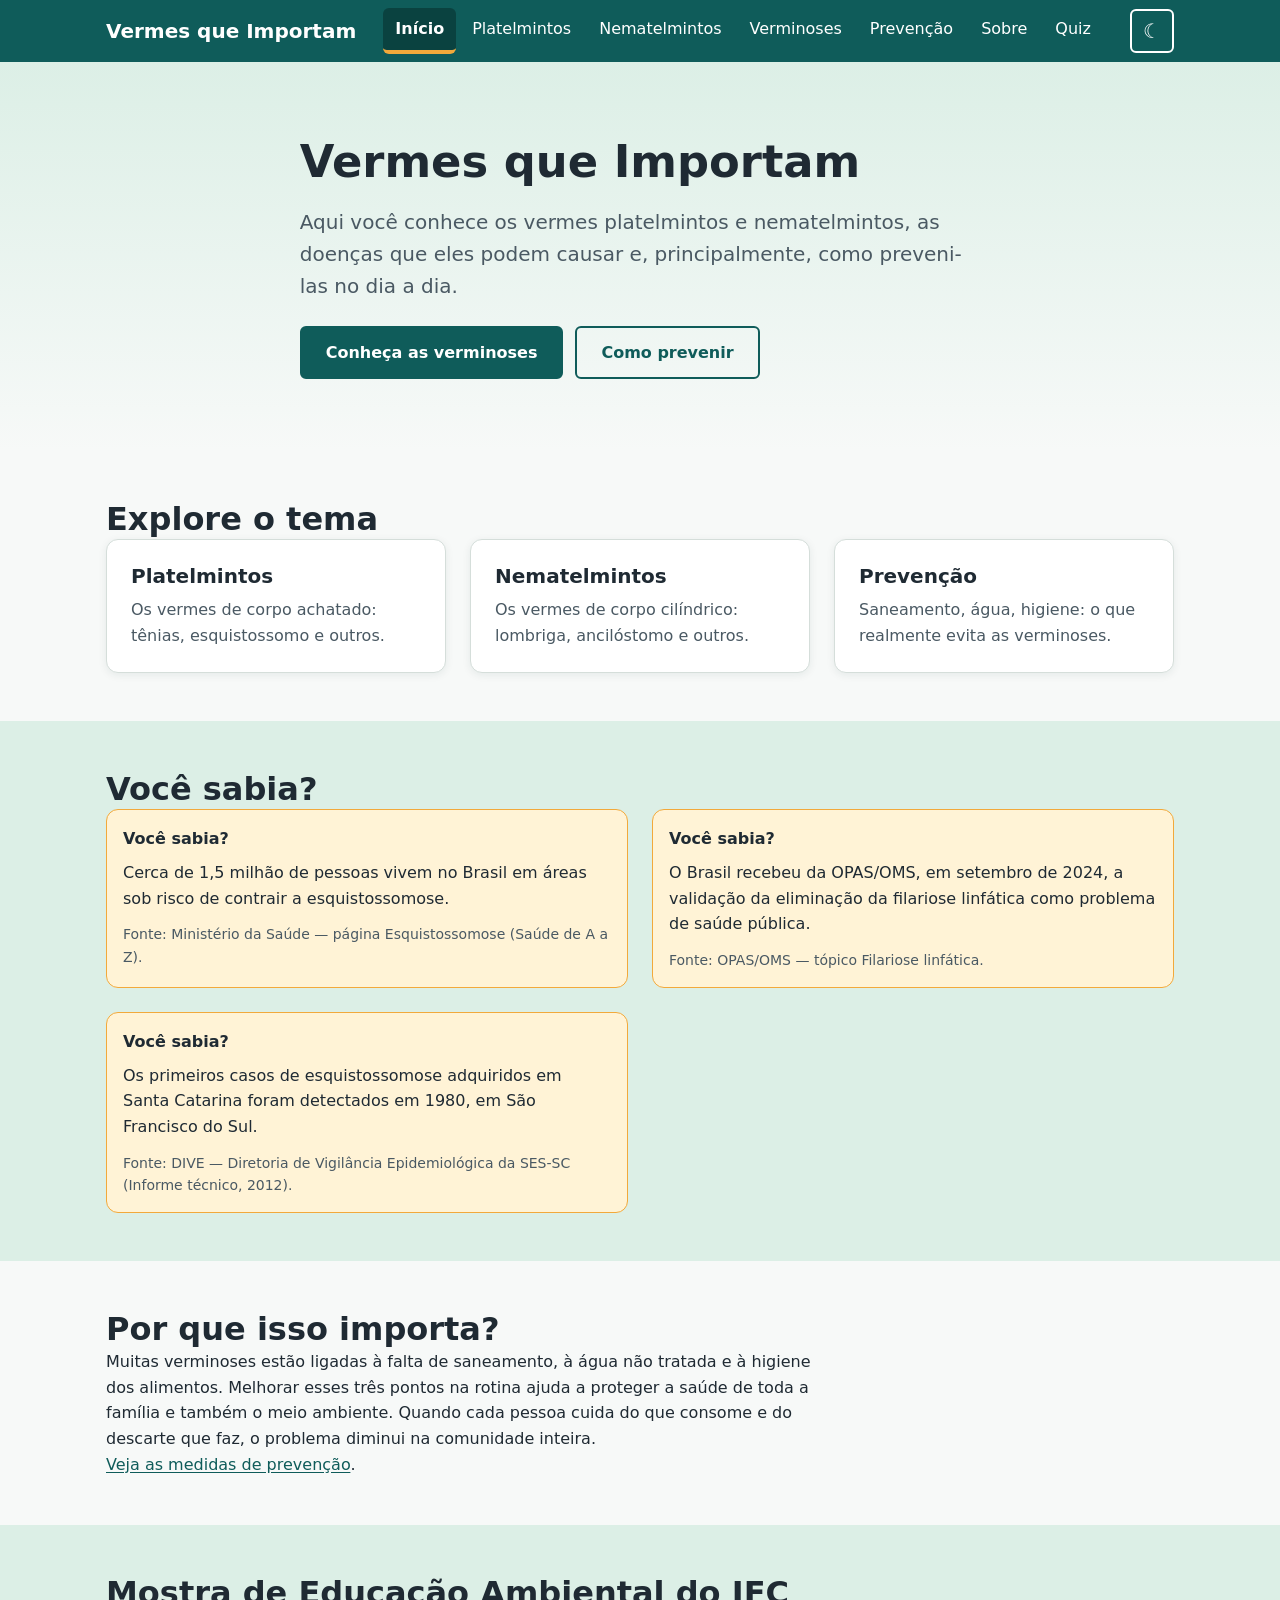
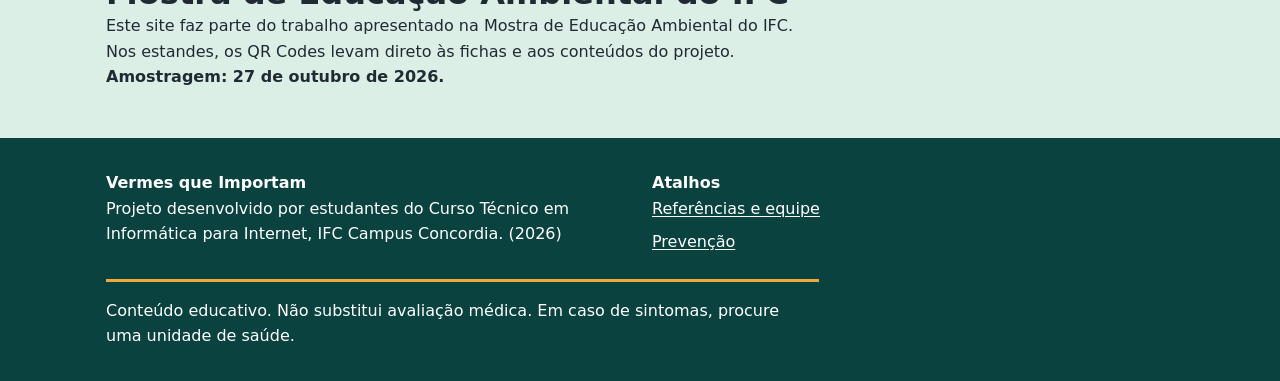
<file: index.html>
<!DOCTYPE html>
<html lang="pt-BR">
<head>
  <meta charset="utf-8">
  <meta name="viewport" content="width=device-width, initial-scale=1">
  <title>Início | Vermes que Importam</title>
  <meta name="description" content="Site educativo sobre platelmintos, nematelmintos, as verminoses que causam e como preveni-las.">
  <meta name="theme-color" content="#0F5C5A">
  <link rel="icon" href="assets/img/logo/favicon.svg" type="image/svg+xml">
  <!-- A_PREENCHER: trocar o ícone provisório pelo logo definitivo da equipe -->
  <link rel="stylesheet" href="assets/css/tokens.css">
  <link rel="stylesheet" href="assets/css/base.css">
  <link rel="stylesheet" href="assets/css/layout.css">
  <link rel="stylesheet" href="assets/css/components.css">
  <script src="assets/js/tema.js"></script>
</head>
<body>
  <a class="pular-conteudo" href="#conteudo">Pular para o conteúdo</a>

  <div id="cabecalho">
    <noscript>
      <nav aria-label="Principal">
        <ul>
          <li><a href="index.html">Início</a></li>
          <li><a href="platelmintos.html">Platelmintos</a></li>
          <li><a href="nematelmintos.html">Nematelmintos</a></li>
          <li><a href="verminoses.html">Verminoses</a></li>
          <li><a href="prevencao.html">Prevenção</a></li>
          <li><a href="sobre.html">Sobre</a></li>
          <li><a href="quiz.html">Quiz</a></li>
        </ul>
      </nav>
    </noscript>
  </div>

  <main id="conteudo" tabindex="-1">
    <section class="hero">
      <div class="container hero__conteudo">
        <h1 class="hero__titulo">Vermes que Importam</h1>
        <p class="hero__subtitulo">Aqui você conhece os vermes platelmintos e nematelmintos, as doenças que eles podem causar e, principalmente, como preveni-las no dia a dia.</p>
        <div class="hero__acoes">
          <a class="botao" href="verminoses.html">Conheça as verminoses</a>
          <a class="botao botao--secundario" href="prevencao.html">Como prevenir</a>
        </div>
      </div>
    </section>

    <section class="secao" aria-labelledby="titulo-explorar">
      <div class="container">
        <h2 id="titulo-explorar">Explore o tema</h2>
        <div class="grade grade--3">
          <a class="card" href="platelmintos.html">
            <h3 class="card__titulo">Platelmintos</h3>
            <p class="card__texto">Os vermes de corpo achatado: tênias, esquistossomo e outros.</p>
          </a>
          <a class="card" href="nematelmintos.html">
            <h3 class="card__titulo">Nematelmintos</h3>
            <p class="card__texto">Os vermes de corpo cilíndrico: lombriga, ancilóstomo e outros.</p>
          </a>
          <a class="card" href="prevencao.html">
            <h3 class="card__titulo">Prevenção</h3>
            <p class="card__texto">Saneamento, água, higiene: o que realmente evita as verminoses.</p>
          </a>
        </div>
      </div>
    </section>

    <section class="secao secao--apoio" aria-labelledby="titulo-sabia">
      <div class="container">
        <h2 id="titulo-sabia">Você sabia?</h2>
        <!-- Fontes verificadas: Ministério da Saúde, OPAS/OMS e DIVE/SES-SC. -->
        <div class="grade">
          <div class="destaque-curiosidade">
            <strong class="destaque-curiosidade__titulo">Você sabia?</strong>
            <p>Cerca de 1,5 milhão de pessoas vivem no Brasil em áreas sob risco de contrair a esquistossomose.</p>
            <p class="fonte-nota">Fonte: Ministério da Saúde — página Esquistossomose (Saúde de A a Z).</p>
          </div>
          <div class="destaque-curiosidade">
            <strong class="destaque-curiosidade__titulo">Você sabia?</strong>
            <p>O Brasil recebeu da OPAS/OMS, em setembro de 2024, a validação da eliminação da filariose linfática como problema de saúde pública.</p>
            <p class="fonte-nota">Fonte: OPAS/OMS — tópico Filariose linfática.</p>
          </div>
          <div class="destaque-curiosidade">
            <strong class="destaque-curiosidade__titulo">Você sabia?</strong>
            <p>Os primeiros casos de esquistossomose adquiridos em Santa Catarina foram detectados em 1980, em São Francisco do Sul.</p>
            <p class="fonte-nota">Fonte: DIVE — Diretoria de Vigilância Epidemiológica da SES-SC (Informe técnico, 2012).</p>
          </div>
        </div>
      </div>
    </section>

    <section class="secao" aria-labelledby="titulo-importa">
      <div class="container">
        <h2 id="titulo-importa">Por que isso importa?</h2>
        <p>Muitas verminoses estão ligadas à falta de saneamento, à água não tratada e à higiene dos alimentos. Melhorar esses três pontos na rotina ajuda a proteger a saúde de toda a família e também o meio ambiente. Quando cada pessoa cuida do que consome e do descarte que faz, o problema diminui na comunidade inteira.</p>
        <p><a href="prevencao.html">Veja as medidas de prevenção</a>.</p>
      </div>
    </section>

    <section class="secao secao--apoio" aria-labelledby="titulo-mostra">
      <div class="container">
        <h2 id="titulo-mostra">Mostra de Educação Ambiental do IFC</h2>
        <p>Este site faz parte do trabalho apresentado na Mostra de Educação Ambiental do IFC. Nos estandes, os QR Codes levam direto às fichas e aos conteúdos do projeto.</p>
        <p><strong>Amostragem: 27 de outubro de 2026.</strong></p>
      </div>
    </section>

    <!-- Fase 2: chamada para o quiz -->
  </main>

  <div id="rodape"></div>

  <script src="assets/js/main.js" defer></script>
</body>
</html>
</file>
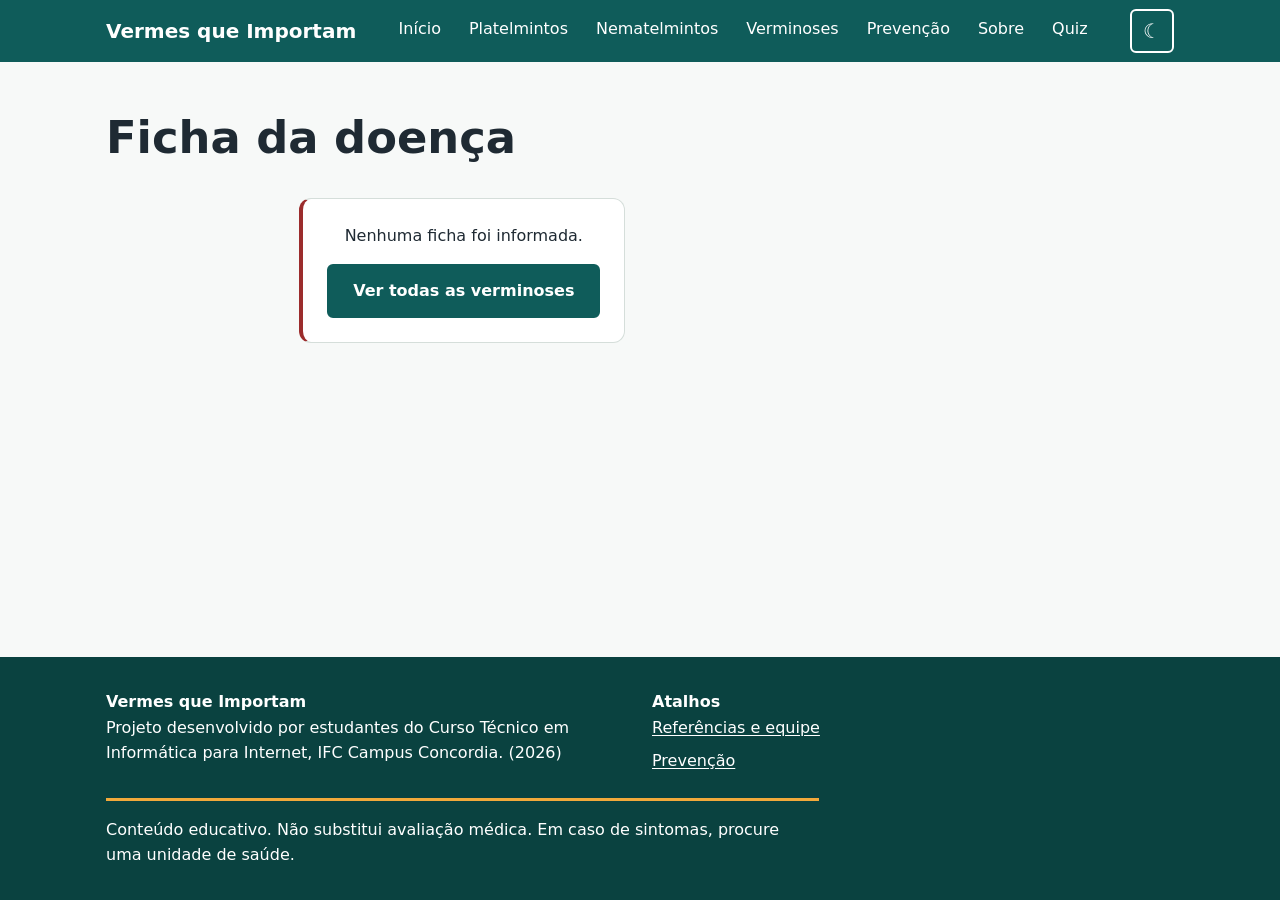
<file: doenca.html>
<!DOCTYPE html>
<html lang="pt-BR">
<head>
  <meta charset="utf-8">
  <meta name="viewport" content="width=device-width, initial-scale=1">
  <title>Ficha da doença | Vermes que Importam</title>
  <meta name="description" content="Ficha informativa sobre uma verminose: agente, transmissão, sintomas e prevenção.">
  <meta name="theme-color" content="#0F5C5A">
  <link rel="icon" href="assets/img/logo/favicon.svg" type="image/svg+xml">
  <!-- A_PREENCHER: trocar o ícone provisório pelo logo definitivo da equipe -->
  <link rel="stylesheet" href="assets/css/tokens.css">
  <link rel="stylesheet" href="assets/css/base.css">
  <link rel="stylesheet" href="assets/css/layout.css">
  <link rel="stylesheet" href="assets/css/components.css">
  <script src="assets/js/tema.js"></script>
</head>
<body>
  <a class="pular-conteudo" href="#conteudo">Pular para o conteúdo</a>

  <div id="cabecalho">
    <noscript>
      <nav aria-label="Principal">
        <ul>
          <li><a href="index.html">Início</a></li>
          <li><a href="platelmintos.html">Platelmintos</a></li>
          <li><a href="nematelmintos.html">Nematelmintos</a></li>
          <li><a href="verminoses.html">Verminoses</a></li>
          <li><a href="prevencao.html">Prevenção</a></li>
          <li><a href="sobre.html">Sobre</a></li>
          <li><a href="quiz.html">Quiz</a></li>
        </ul>
      </nav>
    </noscript>
  </div>

  <main id="conteudo" tabindex="-1">
    <noscript>
      <div class="estado-mensagem estado-mensagem--erro" role="alert">
        <p>Esta página precisa de JavaScript para mostrar o conteúdo.</p>
        <a class="botao" href="index.html">Voltar ao início</a>
      </div>
    </noscript>

    <section class="secao">
      <div class="container">
        <div id="ficha" class="ficha">
          <h1 id="ficha-titulo" tabindex="-1">Ficha da doença</h1>
          <p class="estado-mensagem" role="status">Carregando...</p>
        </div>
      </div>
    </section>
  </main>

  <div id="rodape"></div>

  <script src="assets/js/utils.js" defer></script>
  <script src="assets/js/main.js" defer></script>
  <script src="assets/js/doenca.js" defer></script>
</body>
</html>
</file>
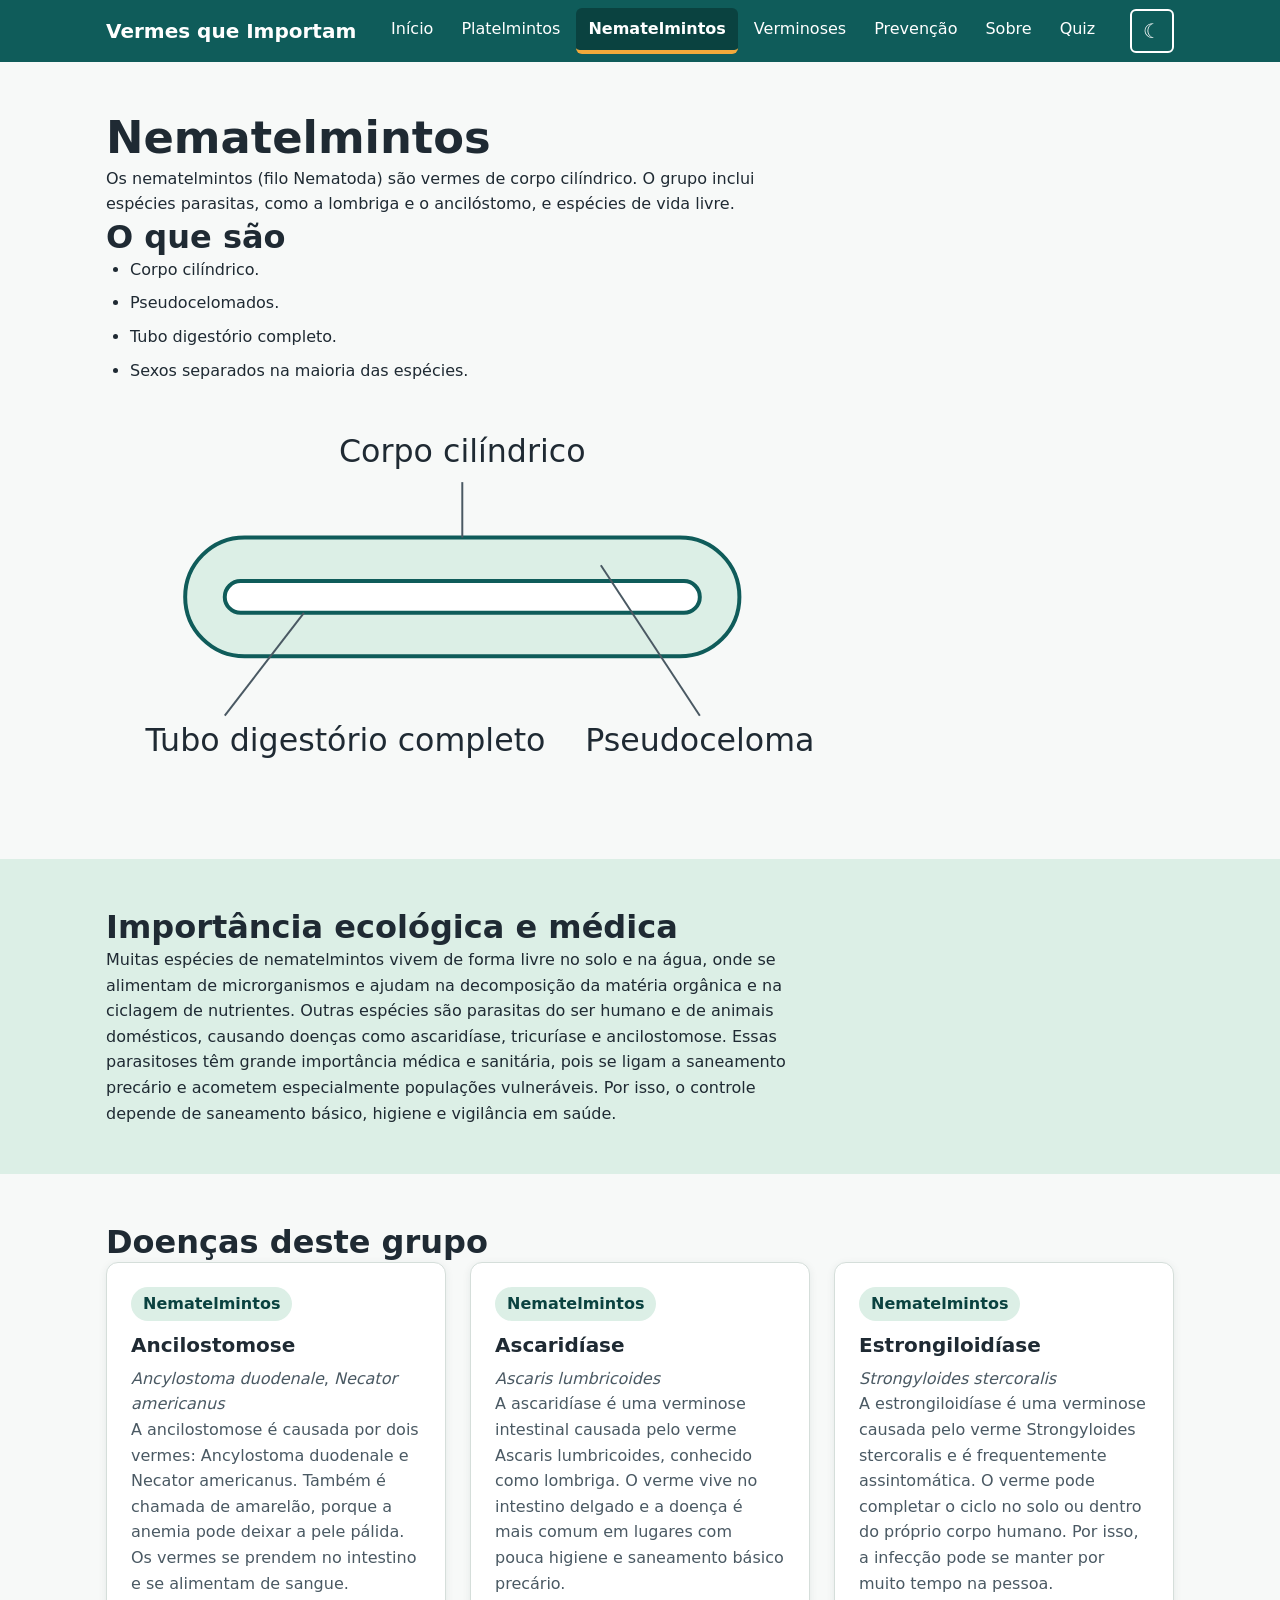
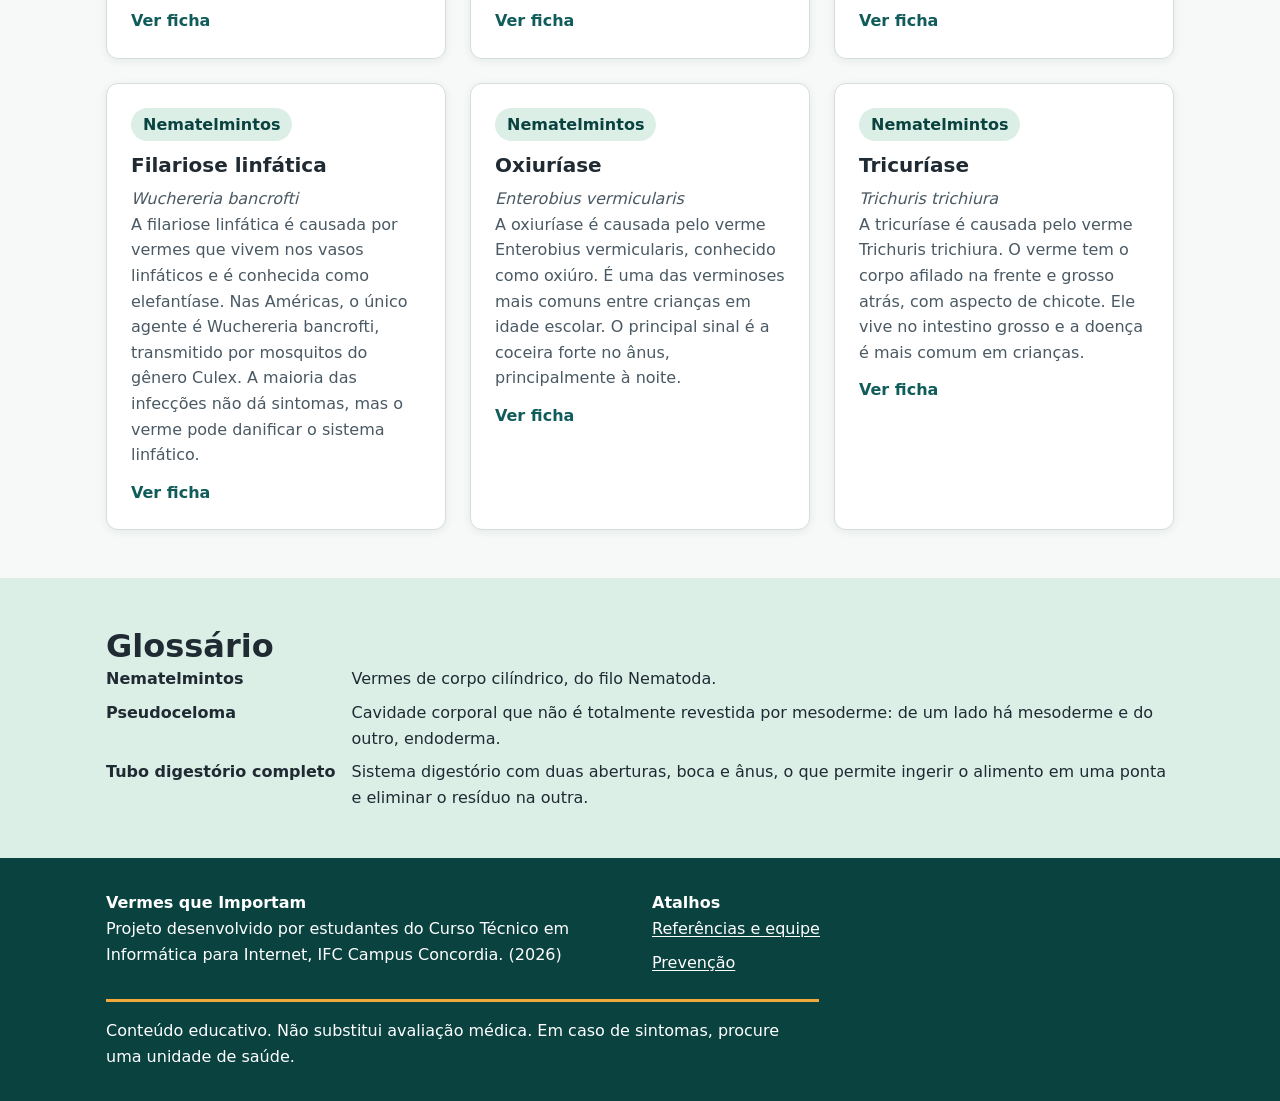
<file: nematelmintos.html>
<!DOCTYPE html>
<html lang="pt-BR">
<head>
  <meta charset="utf-8">
  <meta name="viewport" content="width=device-width, initial-scale=1">
  <title>Nematelmintos | Vermes que Importam</title>
  <meta name="description" content="Os vermes de corpo cilíndrico do filo Nematoda: o que são, importância e as doenças ligadas ao grupo.">
  <meta name="theme-color" content="#0F5C5A">
  <link rel="icon" href="assets/img/logo/favicon.svg" type="image/svg+xml">
  <!-- A_PREENCHER: trocar o ícone provisório pelo logo definitivo da equipe -->
  <link rel="stylesheet" href="assets/css/tokens.css">
  <link rel="stylesheet" href="assets/css/base.css">
  <link rel="stylesheet" href="assets/css/layout.css">
  <link rel="stylesheet" href="assets/css/components.css">
  <script src="assets/js/tema.js"></script>
</head>
<body>
  <a class="pular-conteudo" href="#conteudo">Pular para o conteúdo</a>

  <div id="cabecalho">
    <noscript>
      <nav aria-label="Principal">
        <ul>
          <li><a href="index.html">Início</a></li>
          <li><a href="platelmintos.html">Platelmintos</a></li>
          <li><a href="nematelmintos.html">Nematelmintos</a></li>
          <li><a href="verminoses.html">Verminoses</a></li>
          <li><a href="prevencao.html">Prevenção</a></li>
          <li><a href="sobre.html">Sobre</a></li>
          <li><a href="quiz.html">Quiz</a></li>
        </ul>
      </nav>
    </noscript>
  </div>

  <main id="conteudo" tabindex="-1">
    <noscript>
      <div class="estado-mensagem estado-mensagem--erro" role="alert">
        <p>Esta página precisa de JavaScript para mostrar a lista de doenças.</p>
        <a class="botao" href="index.html">Voltar ao início</a>
      </div>
    </noscript>

    <section class="secao">
      <div class="container">
        <h1>Nematelmintos</h1>
        <p>Os nematelmintos (filo Nematoda) são vermes de corpo cilíndrico. O grupo inclui espécies parasitas, como a lombriga e o ancilóstomo, e espécies de vida livre.</p>

        <h2>O que são</h2>
        <ul class="lista-topicos">
          <li>Corpo cilíndrico.</li>
          <li>Pseudocelomados.</li>
          <li>Tubo digestório completo.</li>
          <li>Sexos separados na maioria das espécies.</li>
        </ul>

        <svg class="esquema-corpo" viewBox="0 0 360 200" role="img" aria-labelledby="esq-nema-titulo esq-nema-desc">
          <title id="esq-nema-titulo">Esquema do corpo dos nematelmintos</title>
          <desc id="esq-nema-desc">Desenho simplificado de um verme de corpo cilíndrico, com o tubo digestório desenhado no interior e os rótulos corpo cilíndrico, pseudoceloma e tubo digestório completo.</desc>
          <rect class="forma" x="40" y="70" width="280" height="60" rx="30"></rect>
          <rect class="forma-interna" x="60" y="92" width="240" height="16" rx="8"></rect>
          <line class="guia" x1="180" y1="70" x2="180" y2="42"></line>
          <text x="180" y="32" text-anchor="middle">Corpo cilíndrico</text>
          <line class="guia" x1="250" y1="84" x2="300" y2="160"></line>
          <text x="300" y="178" text-anchor="middle">Pseudoceloma</text>
          <line class="guia" x1="100" y1="108" x2="60" y2="160"></line>
          <text x="20" y="178" text-anchor="start">Tubo digestório completo</text>
        </svg>
      </div>
    </section>

    <section class="secao secao--apoio" aria-labelledby="titulo-importancia">
      <div class="container">
        <h2 id="titulo-importancia">Importância ecológica e médica</h2>
        <!-- Fontes: Embrapa Cerrados (2007), Ministério da Saúde (Geo-Helmintíase) e Fiocruz Minas. -->
        <p>Muitas espécies de nematelmintos vivem de forma livre no solo e na água, onde se alimentam de microrganismos e ajudam na decomposição da matéria orgânica e na ciclagem de nutrientes. Outras espécies são parasitas do ser humano e de animais domésticos, causando doenças como ascaridíase, tricuríase e ancilostomose. Essas parasitoses têm grande importância médica e sanitária, pois se ligam a saneamento precário e acometem especialmente populações vulneráveis. Por isso, o controle depende de saneamento básico, higiene e vigilância em saúde.</p>
      </div>
    </section>

    <section class="secao" aria-labelledby="titulo-doencas">
      <div class="container">
        <h2 id="titulo-doencas">Doenças deste grupo</h2>
        <p class="estado-mensagem" id="grupo-estado" role="status">Carregando...</p>
        <div id="doencas-do-grupo" class="grade grade--3" data-filo="Nematoda"></div>
      </div>
    </section>

    <section class="secao secao--apoio" aria-labelledby="titulo-glossario">
      <div class="container">
        <h2 id="titulo-glossario">Glossário</h2>
        <!-- Fontes do glossário: OpenStax/LibreTexts (2022) e Seduc/CE (2020). -->
        <dl class="glossario">
          <dt>Nematelmintos</dt>
          <dd>Vermes de corpo cilíndrico, do filo Nematoda.</dd>
          <dt>Pseudoceloma</dt>
          <dd>Cavidade corporal que não é totalmente revestida por mesoderme: de um lado há mesoderme e do outro, endoderma.</dd>
          <dt>Tubo digestório completo</dt>
          <dd>Sistema digestório com duas aberturas, boca e ânus, o que permite ingerir o alimento em uma ponta e eliminar o resíduo na outra.</dd>
        </dl>
      </div>
    </section>
  </main>

  <div id="rodape"></div>

  <script src="assets/js/utils.js" defer></script>
  <script src="assets/js/main.js" defer></script>
  <script src="assets/js/doencas-do-grupo.js" defer></script>
</body>
</html>
</file>
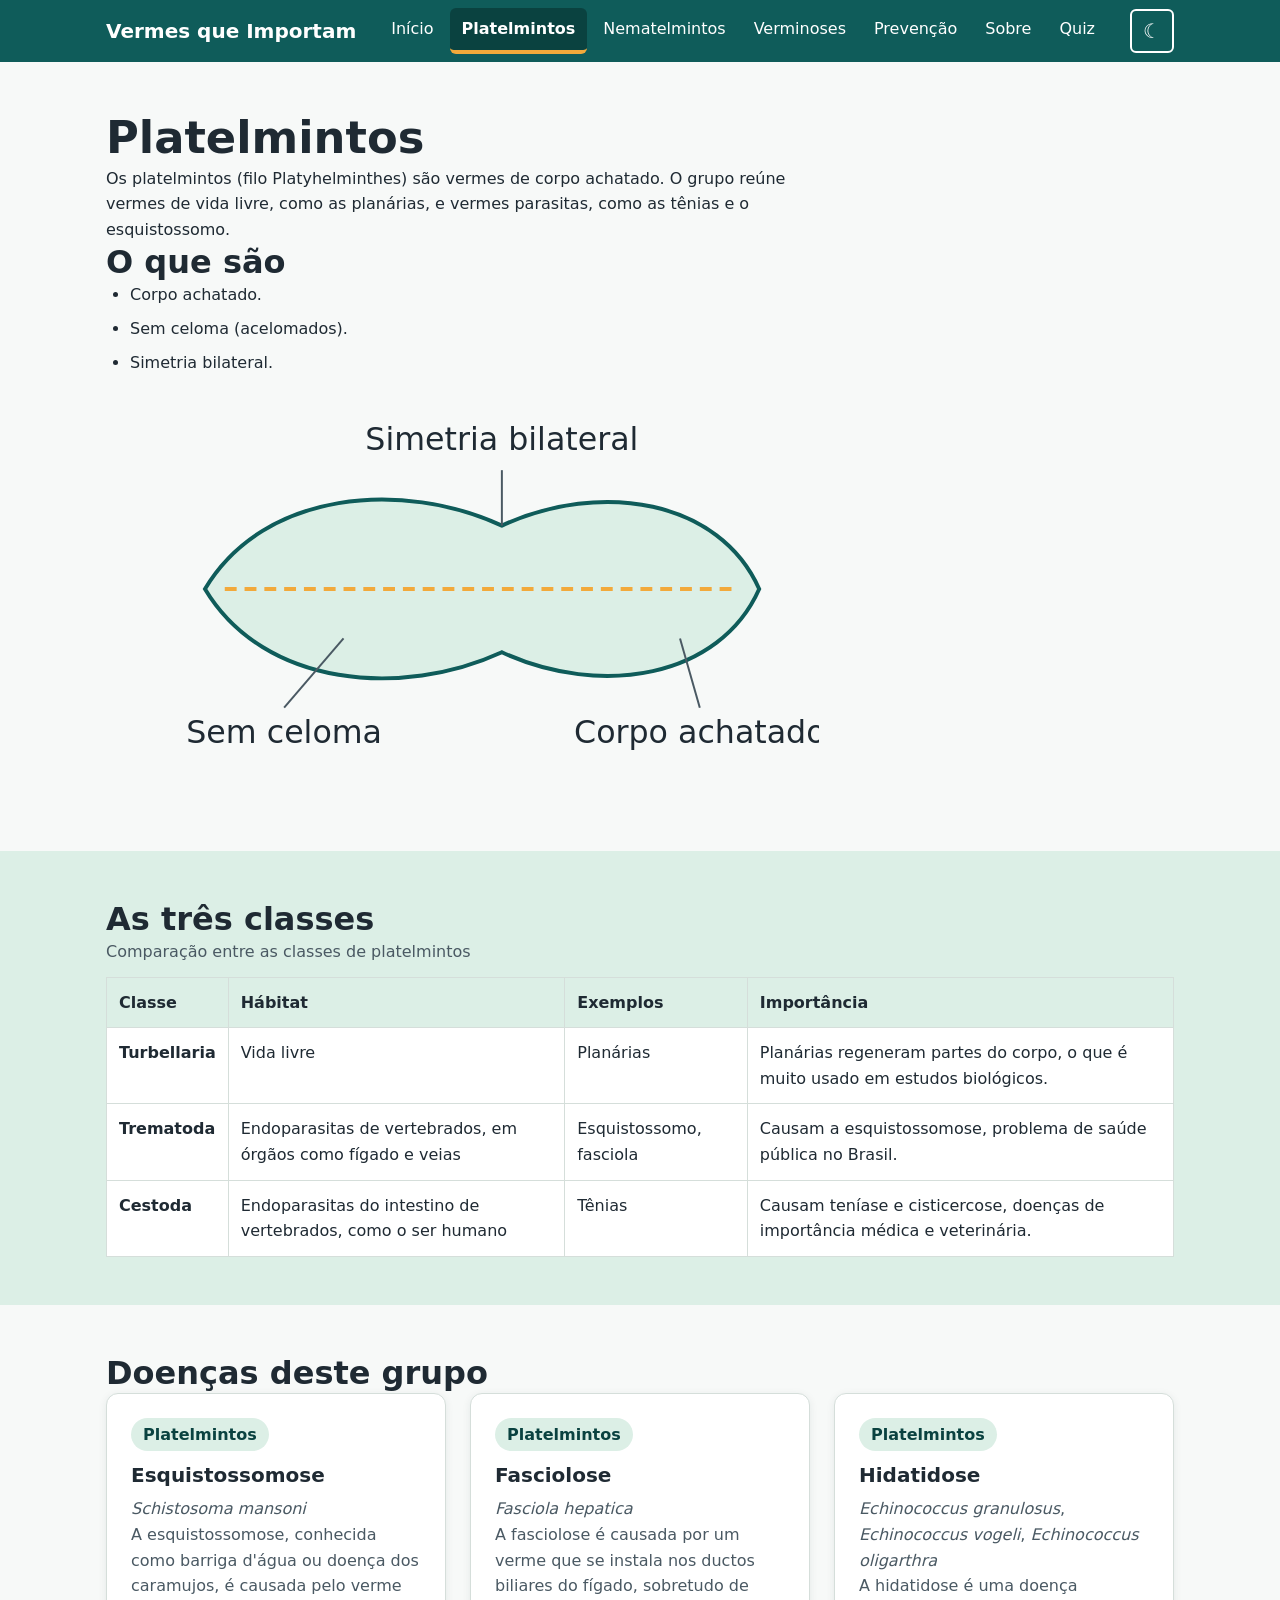
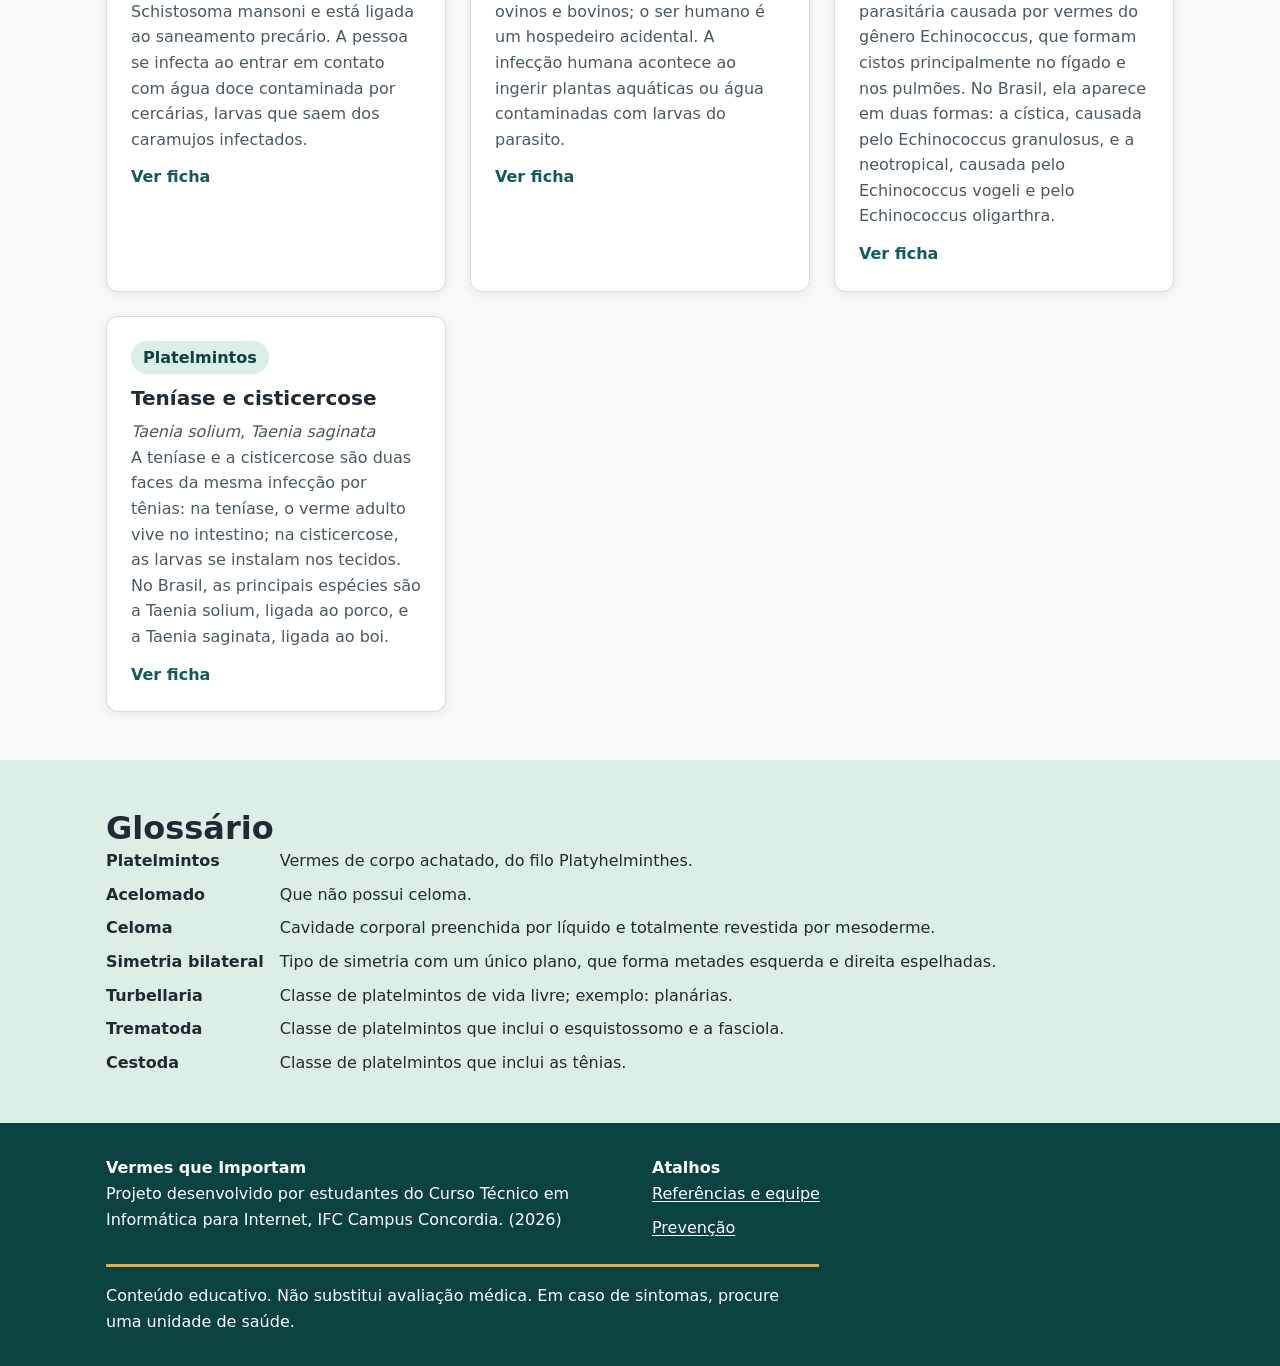
<file: platelmintos.html>
<!DOCTYPE html>
<html lang="pt-BR">
<head>
  <meta charset="utf-8">
  <meta name="viewport" content="width=device-width, initial-scale=1">
  <title>Platelmintos | Vermes que Importam</title>
  <meta name="description" content="Os vermes de corpo achatado do filo Platyhelminthes: o que são, as classes e as doenças ligadas ao grupo.">
  <meta name="theme-color" content="#0F5C5A">
  <link rel="icon" href="assets/img/logo/favicon.svg" type="image/svg+xml">
  <!-- A_PREENCHER: trocar o ícone provisório pelo logo definitivo da equipe -->
  <link rel="stylesheet" href="assets/css/tokens.css">
  <link rel="stylesheet" href="assets/css/base.css">
  <link rel="stylesheet" href="assets/css/layout.css">
  <link rel="stylesheet" href="assets/css/components.css">
  <script src="assets/js/tema.js"></script>
</head>
<body>
  <a class="pular-conteudo" href="#conteudo">Pular para o conteúdo</a>

  <div id="cabecalho">
    <noscript>
      <nav aria-label="Principal">
        <ul>
          <li><a href="index.html">Início</a></li>
          <li><a href="platelmintos.html">Platelmintos</a></li>
          <li><a href="nematelmintos.html">Nematelmintos</a></li>
          <li><a href="verminoses.html">Verminoses</a></li>
          <li><a href="prevencao.html">Prevenção</a></li>
          <li><a href="sobre.html">Sobre</a></li>
          <li><a href="quiz.html">Quiz</a></li>
        </ul>
      </nav>
    </noscript>
  </div>

  <main id="conteudo" tabindex="-1">
    <noscript>
      <div class="estado-mensagem estado-mensagem--erro" role="alert">
        <p>Esta página precisa de JavaScript para mostrar a lista de doenças.</p>
        <a class="botao" href="index.html">Voltar ao início</a>
      </div>
    </noscript>

    <section class="secao">
      <div class="container">
        <h1>Platelmintos</h1>
        <p>Os platelmintos (filo Platyhelminthes) são vermes de corpo achatado. O grupo reúne vermes de vida livre, como as planárias, e vermes parasitas, como as tênias e o esquistossomo.</p>

        <h2>O que são</h2>
        <ul class="lista-topicos">
          <li>Corpo achatado.</li>
          <li>Sem celoma (acelomados).</li>
          <li>Simetria bilateral.</li>
        </ul>

        <svg class="esquema-corpo" viewBox="0 0 360 200" role="img" aria-labelledby="esq-plato-titulo esq-plato-desc">
          <title id="esq-plato-titulo">Esquema do corpo dos platelmintos</title>
          <desc id="esq-plato-desc">Desenho simplificado de um verme de corpo achatado, com o eixo de simetria bilateral marcado ao centro e os rótulos corpo achatado e sem celoma.</desc>
          <path class="forma" d="M50,100 C80,50 150,45 200,68 C250,45 310,55 330,100 C310,145 250,155 200,132 C150,155 80,150 50,100 Z"></path>
          <line class="eixo" x1="60" y1="100" x2="320" y2="100"></line>
          <line class="guia" x1="200" y1="68" x2="200" y2="40"></line>
          <text x="200" y="30" text-anchor="middle">Simetria bilateral</text>
          <line class="guia" x1="290" y1="125" x2="300" y2="160"></line>
          <text x="300" y="178" text-anchor="middle">Corpo achatado</text>
          <line class="guia" x1="120" y1="125" x2="90" y2="160"></line>
          <text x="90" y="178" text-anchor="middle">Sem celoma</text>
        </svg>
      </div>
    </section>

    <section class="secao secao--apoio" aria-labelledby="titulo-classes">
      <div class="container">
        <h2 id="titulo-classes">As três classes</h2>
        <div class="tabela-wrapper">
          <table class="tabela">
            <caption>Comparação entre as classes de platelmintos</caption>
            <thead>
              <tr>
                <th scope="col">Classe</th>
                <th scope="col">Hábitat</th>
                <th scope="col">Exemplos</th>
                <th scope="col">Importância</th>
              </tr>
            </thead>
            <tbody>
              <!-- Fontes das células preenchidas: UFG (Filo Platyhelminthes), Ministério da Saúde (Esquistossomose e Teníase/Cisticercose) e DIVE/SC. -->
              <tr>
                <th scope="row">Turbellaria</th>
                <td>Vida livre</td>
                <td>Planárias</td>
                <td>Planárias regeneram partes do corpo, o que é muito usado em estudos biológicos.</td>
              </tr>
              <tr>
                <th scope="row">Trematoda</th>
                <td>Endoparasitas de vertebrados, em órgãos como fígado e veias</td>
                <td>Esquistossomo, fasciola</td>
                <td>Causam a esquistossomose, problema de saúde pública no Brasil.</td>
              </tr>
              <tr>
                <th scope="row">Cestoda</th>
                <td>Endoparasitas do intestino de vertebrados, como o ser humano</td>
                <td>Tênias</td>
                <td>Causam teníase e cisticercose, doenças de importância médica e veterinária.</td>
              </tr>
            </tbody>
          </table>
        </div>
      </div>
    </section>

    <section class="secao" aria-labelledby="titulo-doencas">
      <div class="container">
        <h2 id="titulo-doencas">Doenças deste grupo</h2>
        <p class="estado-mensagem" id="grupo-estado" role="status">Carregando...</p>
        <div id="doencas-do-grupo" class="grade grade--3" data-filo="Platyhelminthes"></div>
      </div>
    </section>

    <section class="secao secao--apoio" aria-labelledby="titulo-glossario">
      <div class="container">
        <h2 id="titulo-glossario">Glossário</h2>
        <!-- Fontes do glossário: OpenStax/LibreTexts (2022), capítulo 27.2. -->
        <dl class="glossario">
          <dt>Platelmintos</dt>
          <dd>Vermes de corpo achatado, do filo Platyhelminthes.</dd>
          <dt>Acelomado</dt>
          <dd>Que não possui celoma.</dd>
          <dt>Celoma</dt>
          <dd>Cavidade corporal preenchida por líquido e totalmente revestida por mesoderme.</dd>
          <dt>Simetria bilateral</dt>
          <dd>Tipo de simetria com um único plano, que forma metades esquerda e direita espelhadas.</dd>
          <dt>Turbellaria</dt>
          <dd>Classe de platelmintos de vida livre; exemplo: planárias.</dd>
          <dt>Trematoda</dt>
          <dd>Classe de platelmintos que inclui o esquistossomo e a fasciola.</dd>
          <dt>Cestoda</dt>
          <dd>Classe de platelmintos que inclui as tênias.</dd>
        </dl>
      </div>
    </section>
  </main>

  <div id="rodape"></div>

  <script src="assets/js/utils.js" defer></script>
  <script src="assets/js/main.js" defer></script>
  <script src="assets/js/doencas-do-grupo.js" defer></script>
</body>
</html>
</file>
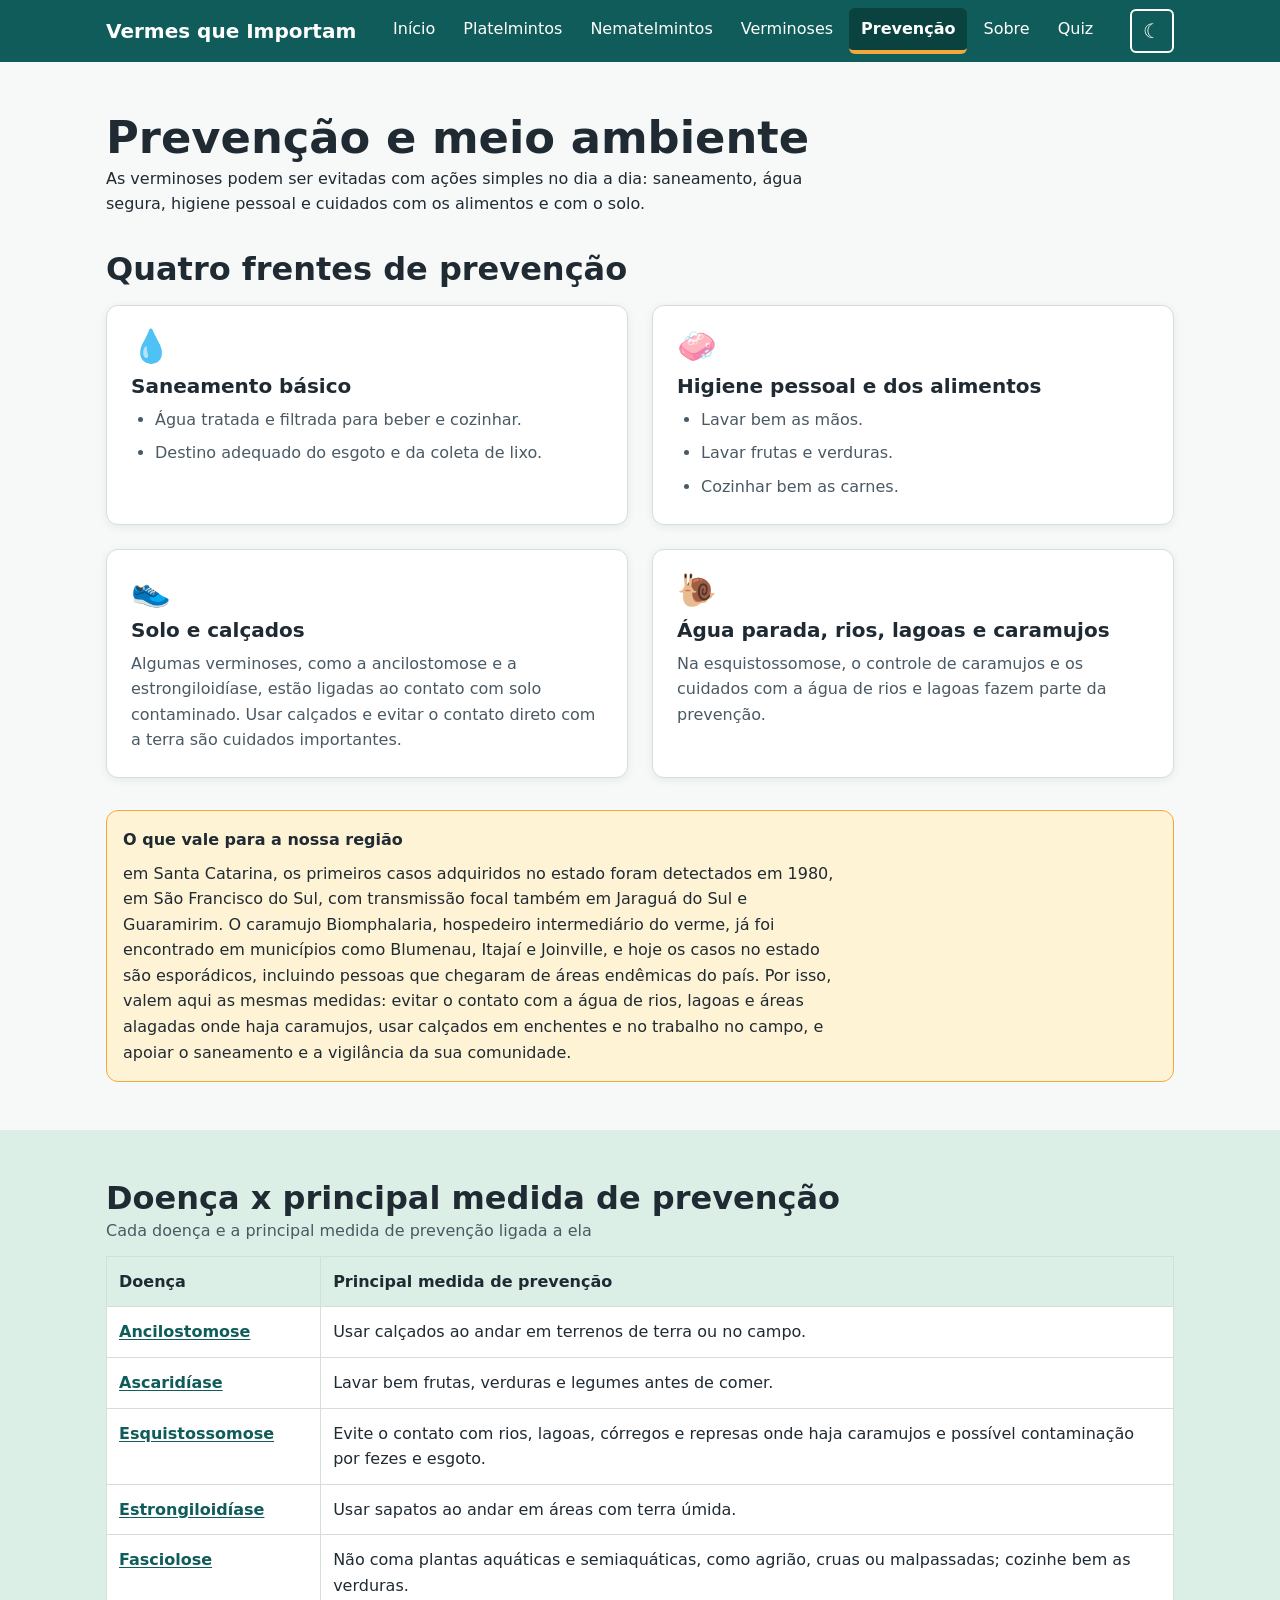
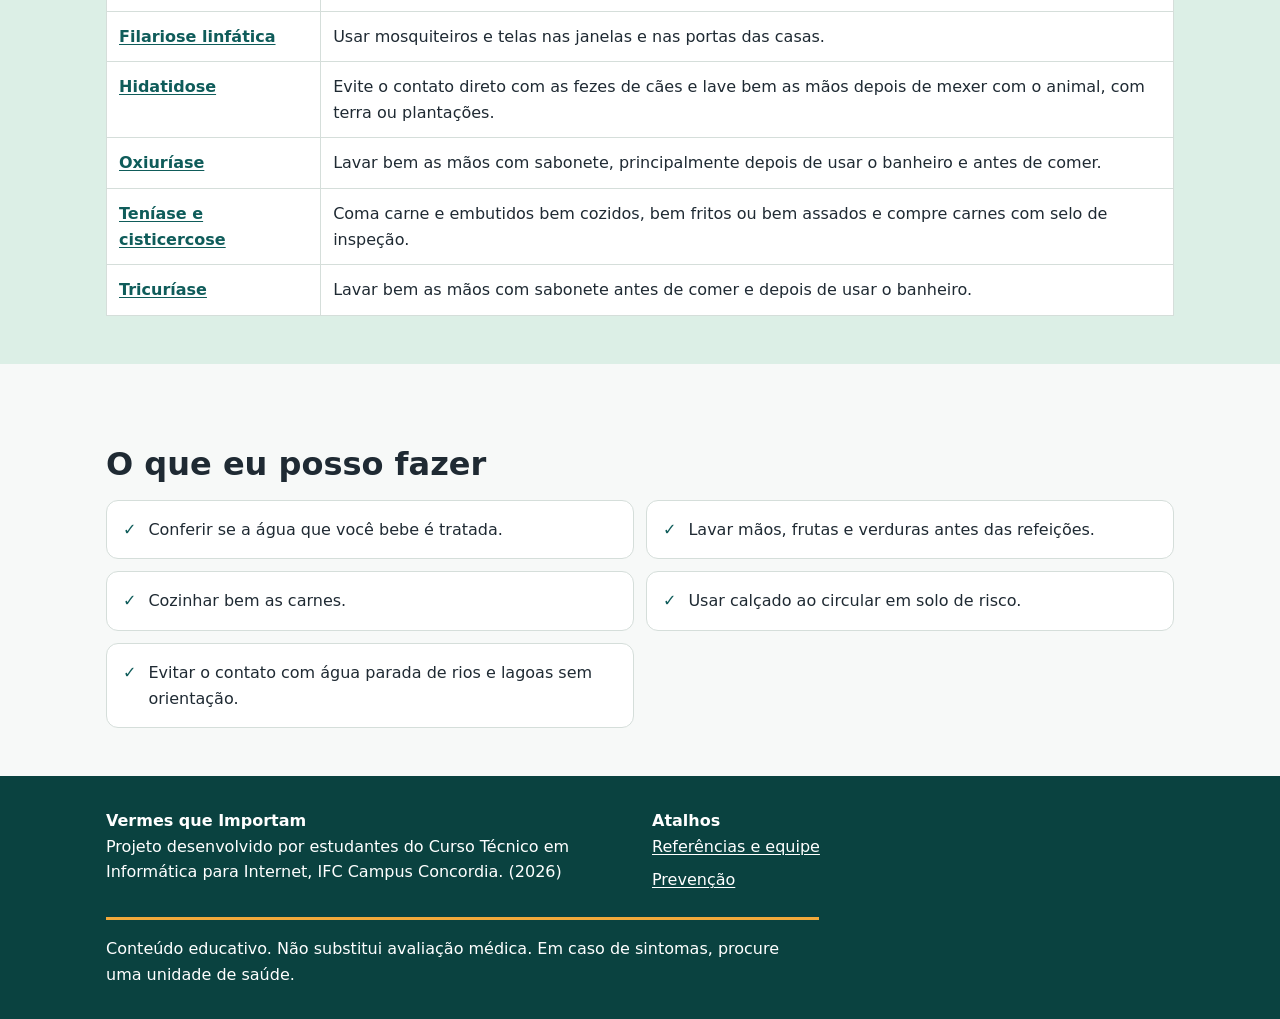
<file: prevencao.html>
<!DOCTYPE html>
<html lang="pt-BR">
<head>
  <meta charset="utf-8">
  <meta name="viewport" content="width=device-width, initial-scale=1">
  <title>Prevenção e meio ambiente | Vermes que Importam</title>
  <meta name="description" content="Medidas práticas de saneamento, higiene e cuidados que evitam as verminoses.">
  <meta name="theme-color" content="#0F5C5A">
  <link rel="icon" href="assets/img/logo/favicon.svg" type="image/svg+xml">
  <!-- A_PREENCHER: trocar o ícone provisório pelo logo definitivo da equipe -->
  <link rel="stylesheet" href="assets/css/tokens.css">
  <link rel="stylesheet" href="assets/css/base.css">
  <link rel="stylesheet" href="assets/css/layout.css">
  <link rel="stylesheet" href="assets/css/components.css">
  <script src="assets/js/tema.js"></script>
</head>
<body>
  <a class="pular-conteudo" href="#conteudo">Pular para o conteúdo</a>

  <div id="cabecalho">
    <noscript>
      <nav aria-label="Principal">
        <ul>
          <li><a href="index.html">Início</a></li>
          <li><a href="platelmintos.html">Platelmintos</a></li>
          <li><a href="nematelmintos.html">Nematelmintos</a></li>
          <li><a href="verminoses.html">Verminoses</a></li>
          <li><a href="prevencao.html">Prevenção</a></li>
          <li><a href="sobre.html">Sobre</a></li>
          <li><a href="quiz.html">Quiz</a></li>
        </ul>
      </nav>
    </noscript>
  </div>

  <main id="conteudo" tabindex="-1">
    <noscript>
      <div class="estado-mensagem estado-mensagem--erro" role="alert">
        <p>Esta página precisa de JavaScript para mostrar a tabela de doenças e medidas.</p>
        <a class="botao" href="index.html">Voltar ao início</a>
      </div>
    </noscript>

    <section class="secao" aria-labelledby="titulo-frentes">
      <div class="container">
        <h1>Prevenção e meio ambiente</h1>
        <p>As verminoses podem ser evitadas com ações simples no dia a dia: saneamento, água segura, higiene pessoal e cuidados com os alimentos e com o solo.</p>

        <h2 id="titulo-frentes" class="secao__titulo">Quatro frentes de prevenção</h2>
        <div class="grade">
          <article class="card card--info">
            <span class="card__icone" aria-hidden="true">💧</span>
            <h3 class="card__titulo">Saneamento básico</h3>
            <ul class="lista-topicos">
              <li>Água tratada e filtrada para beber e cozinhar.</li>
              <li>Destino adequado do esgoto e da coleta de lixo.</li>
            </ul>
          </article>
          <article class="card card--info">
            <span class="card__icone" aria-hidden="true">🧼</span>
            <h3 class="card__titulo">Higiene pessoal e dos alimentos</h3>
            <ul class="lista-topicos">
              <li>Lavar bem as mãos.</li>
              <li>Lavar frutas e verduras.</li>
              <li>Cozinhar bem as carnes.</li>
            </ul>
          </article>
          <article class="card card--info">
            <span class="card__icone" aria-hidden="true">👟</span>
            <h3 class="card__titulo">Solo e calçados</h3>
            <p class="card__texto">Algumas verminoses, como a ancilostomose e a estrongiloidíase, estão ligadas ao contato com solo contaminado. Usar calçados e evitar o contato direto com a terra são cuidados importantes.</p>
          </article>
          <article class="card card--info">
            <span class="card__icone" aria-hidden="true">🐌</span>
            <h3 class="card__titulo">Água parada, rios, lagoas e caramujos</h3>
            <p class="card__texto">Na esquistossomose, o controle de caramujos e os cuidados com a água de rios e lagoas fazem parte da prevenção.</p>
          </article>
        </div>

        <!-- Fontes: DIVE/SES-SC (Informe técnico de esquistossomose, 2012) e Ministério da Saúde (Esquistossomose). -->
        <aside class="destaque-curiosidade destaque-regional" aria-labelledby="titulo-regiao">
          <strong class="destaque-curiosidade__titulo" id="titulo-regiao">O que vale para a nossa região</strong>
          <p>em Santa Catarina, os primeiros casos adquiridos no estado foram detectados em 1980, em São Francisco do Sul, com transmissão focal também em Jaraguá do Sul e Guaramirim. O caramujo Biomphalaria, hospedeiro intermediário do verme, já foi encontrado em municípios como Blumenau, Itajaí e Joinville, e hoje os casos no estado são esporádicos, incluindo pessoas que chegaram de áreas endêmicas do país. Por isso, valem aqui as mesmas medidas: evitar o contato com a água de rios, lagoas e áreas alagadas onde haja caramujos, usar calçados em enchentes e no trabalho no campo, e apoiar o saneamento e a vigilância da sua comunidade.</p>
        </aside>
      </div>
    </section>

    <section class="secao secao--apoio" aria-labelledby="titulo-tabela">
      <div class="container">
        <h2 id="titulo-tabela">Doença x principal medida de prevenção</h2>
        <p class="estado-mensagem" id="tabela-estado" role="status">Carregando...</p>
        <div class="tabela-wrapper">
          <table class="tabela">
            <caption>Cada doença e a principal medida de prevenção ligada a ela</caption>
            <thead>
              <tr>
                <th scope="col">Doença</th>
                <th scope="col">Principal medida de prevenção</th>
              </tr>
            </thead>
            <tbody id="corpo-tabela-prevencao">
            </tbody>
          </table>
        </div>
      </div>
    </section>

    <section class="secao" aria-labelledby="titulo-posso-fazer">
      <div class="container">
        <h2 id="titulo-posso-fazer" class="secao__titulo">O que eu posso fazer</h2>
        <ul class="checklist">
          <li>Conferir se a água que você bebe é tratada.</li>
          <li>Lavar mãos, frutas e verduras antes das refeições.</li>
          <li>Cozinhar bem as carnes.</li>
          <li>Usar calçado ao circular em solo de risco.</li>
          <li>Evitar o contato com água parada de rios e lagoas sem orientação.</li>
        </ul>
      </div>
    </section>
  </main>

  <div id="rodape"></div>

  <script src="assets/js/utils.js" defer></script>
  <script src="assets/js/main.js" defer></script>
  <script src="assets/js/prevencao.js" defer></script>
</body>
</html>
</file>
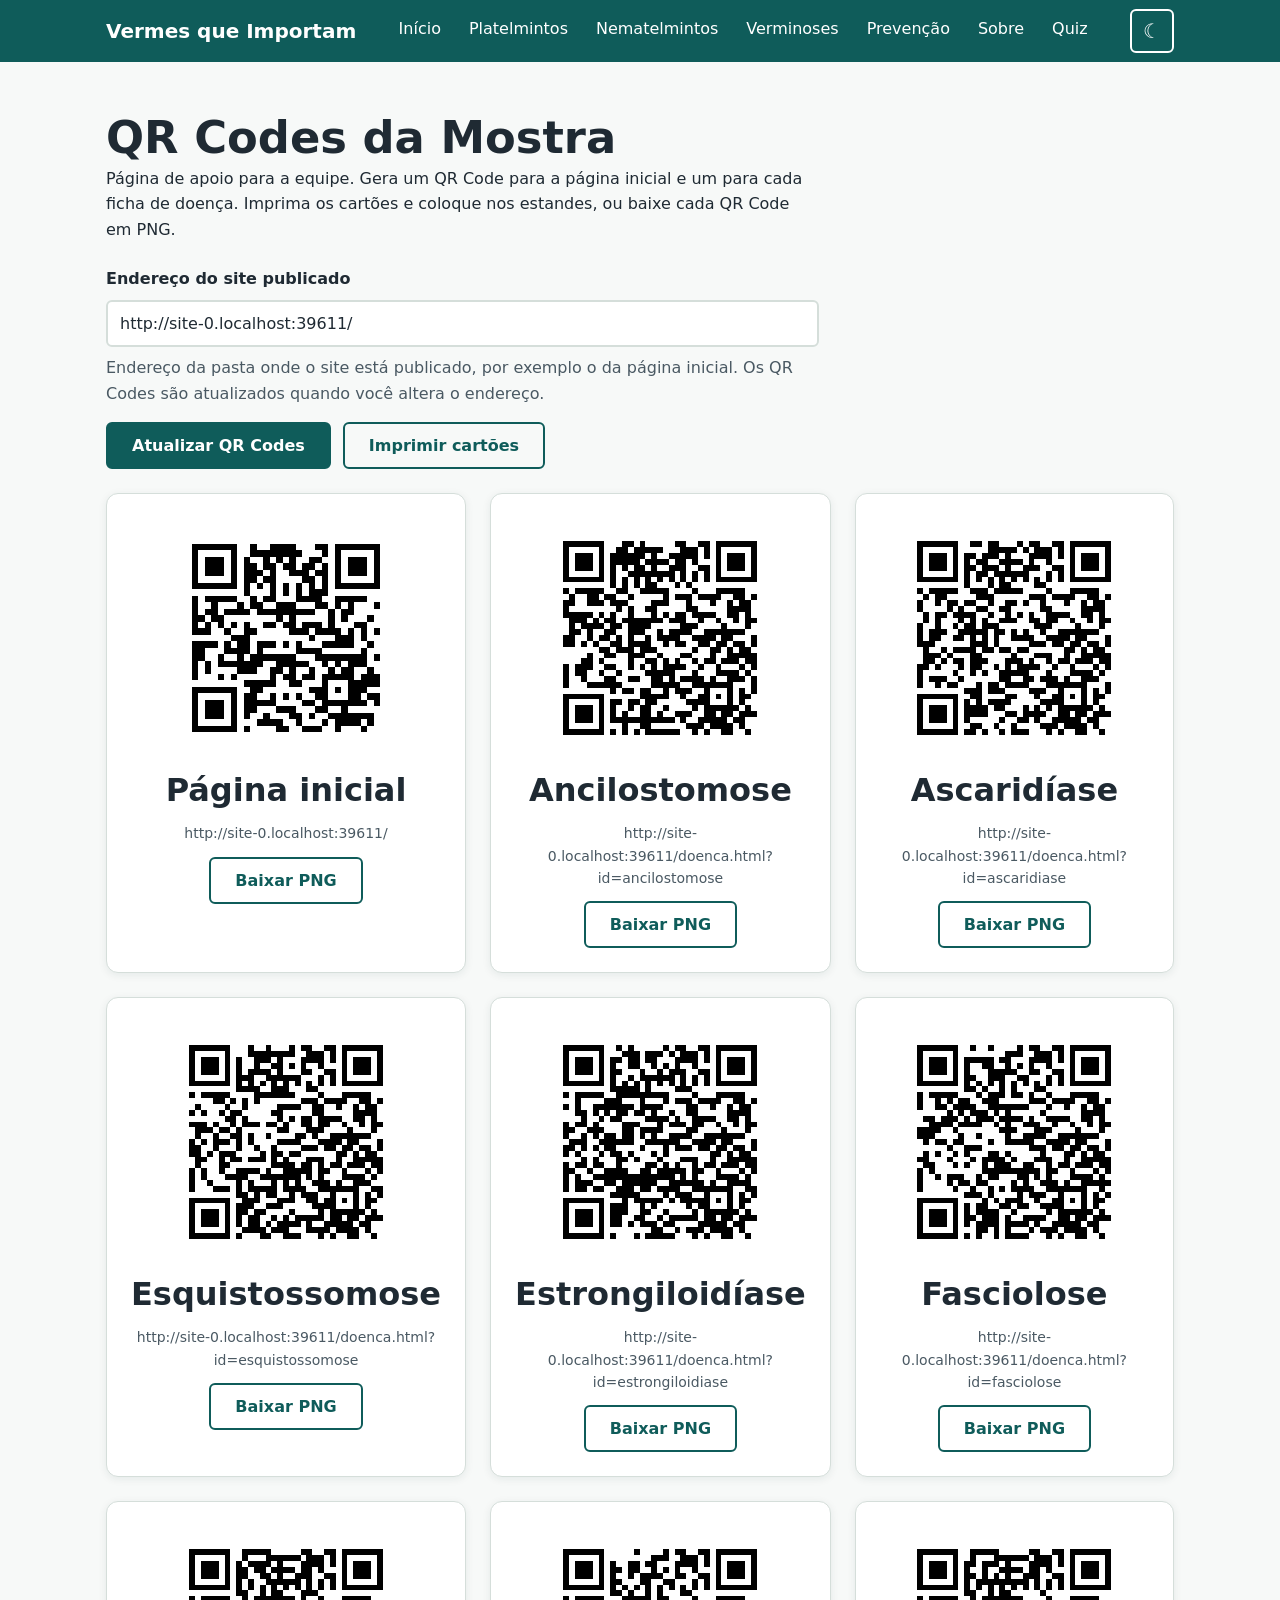
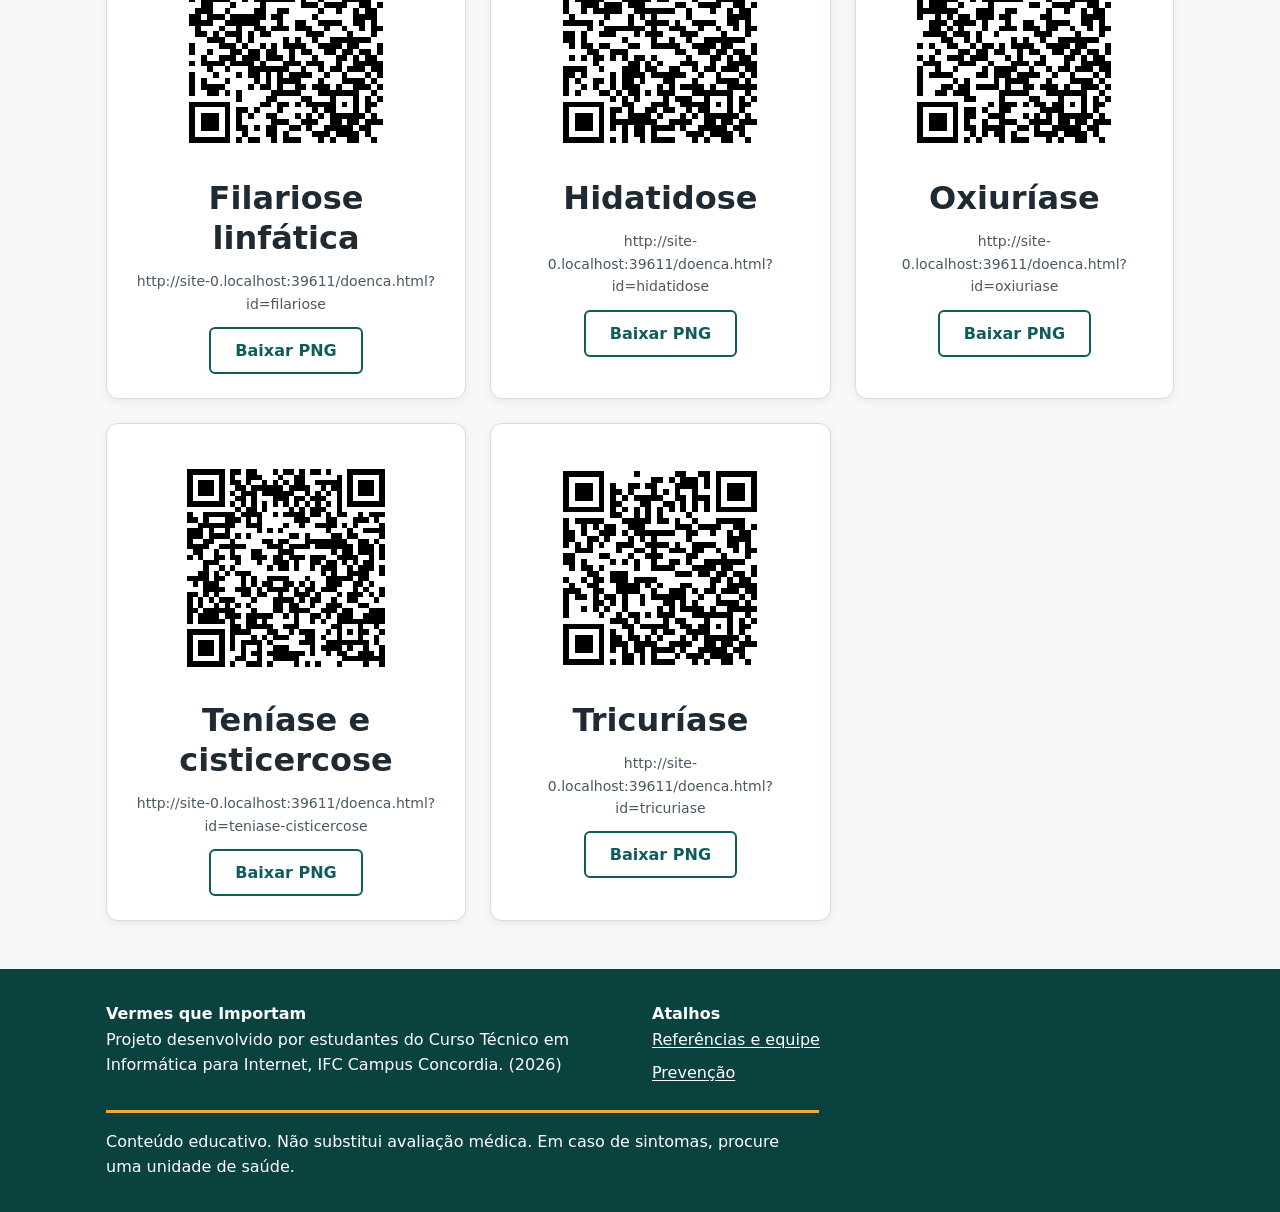
<file: qrcodes.html>
<!DOCTYPE html>
<html lang="pt-BR">
<head>
  <meta charset="utf-8">
  <meta name="viewport" content="width=device-width, initial-scale=1">
  <title>QR Codes da Mostra | Vermes que Importam</title>
  <meta name="description" content="Gerador de QR Codes para as fichas do site e para a página inicial.">
  <meta name="theme-color" content="#0F5C5A">
  <link rel="icon" href="assets/img/logo/favicon.svg" type="image/svg+xml">
  <!-- A_PREENCHER: trocar o ícone provisório pelo logo definitivo da equipe -->
  <link rel="stylesheet" href="assets/css/tokens.css">
  <link rel="stylesheet" href="assets/css/base.css">
  <link rel="stylesheet" href="assets/css/layout.css">
  <link rel="stylesheet" href="assets/css/components.css">
  <script src="assets/js/tema.js"></script>
</head>
<body>
  <a class="pular-conteudo" href="#conteudo">Pular para o conteúdo</a>

  <div id="cabecalho">
    <noscript>
      <nav aria-label="Principal">
        <ul>
          <li><a href="index.html">Início</a></li>
          <li><a href="platelmintos.html">Platelmintos</a></li>
          <li><a href="nematelmintos.html">Nematelmintos</a></li>
          <li><a href="verminoses.html">Verminoses</a></li>
          <li><a href="prevencao.html">Prevenção</a></li>
          <li><a href="sobre.html">Sobre</a></li>
          <li><a href="quiz.html">Quiz</a></li>
        </ul>
      </nav>
    </noscript>
  </div>

  <main id="conteudo" tabindex="-1">
    <noscript>
      <div class="estado-mensagem estado-mensagem--erro" role="alert">
        <p>Esta página precisa de JavaScript para gerar os QR Codes.</p>
        <a class="botao" href="index.html">Voltar ao início</a>
      </div>
    </noscript>

    <section class="secao">
      <div class="container">
        <h1>QR Codes da Mostra</h1>
        <p class="nao-imprimir">Página de apoio para a equipe. Gera um QR Code para a página inicial e um para cada ficha de doença. Imprima os cartões e coloque nos estandes, ou baixe cada QR Code em PNG.</p>

        <form class="qr-config nao-imprimir" id="qr-form" novalidate>
          <div class="campo">
            <label class="campo__rotulo" for="url-base">Endereço do site publicado</label>
            <input class="campo__entrada" type="url" id="url-base" name="url-base" inputmode="url" autocomplete="off" spellcheck="false" aria-describedby="url-base-ajuda qr-aviso">
            <p class="campo__ajuda" id="url-base-ajuda">Endereço da pasta onde o site está publicado, por exemplo o da página inicial. Os QR Codes são atualizados quando você altera o endereço. <!-- A_PREENCHER: URL final de publicação (GitHub Pages ou servidor do IFC) --></p>
          </div>
          <p class="aviso-rascunho" id="qr-aviso" role="status" hidden></p>
          <div class="qr-acoes">
            <button type="submit" class="botao">Atualizar QR Codes</button>
            <button type="button" class="botao botao--secundario" id="qr-imprimir">Imprimir cartões</button>
          </div>
        </form>

        <p class="estado-mensagem" id="qr-estado" role="status">Carregando...</p>
        <div id="qr-lista" class="qr-lista"></div>
      </div>
    </section>
  </main>

  <div id="rodape"></div>

  <script src="assets/js/utils.js" defer></script>
  <script src="assets/js/qrcode-gerador.js" defer></script>
  <script src="assets/js/main.js" defer></script>
  <script src="assets/js/qrcodes.js" defer></script>
</body>
</html>
</file>
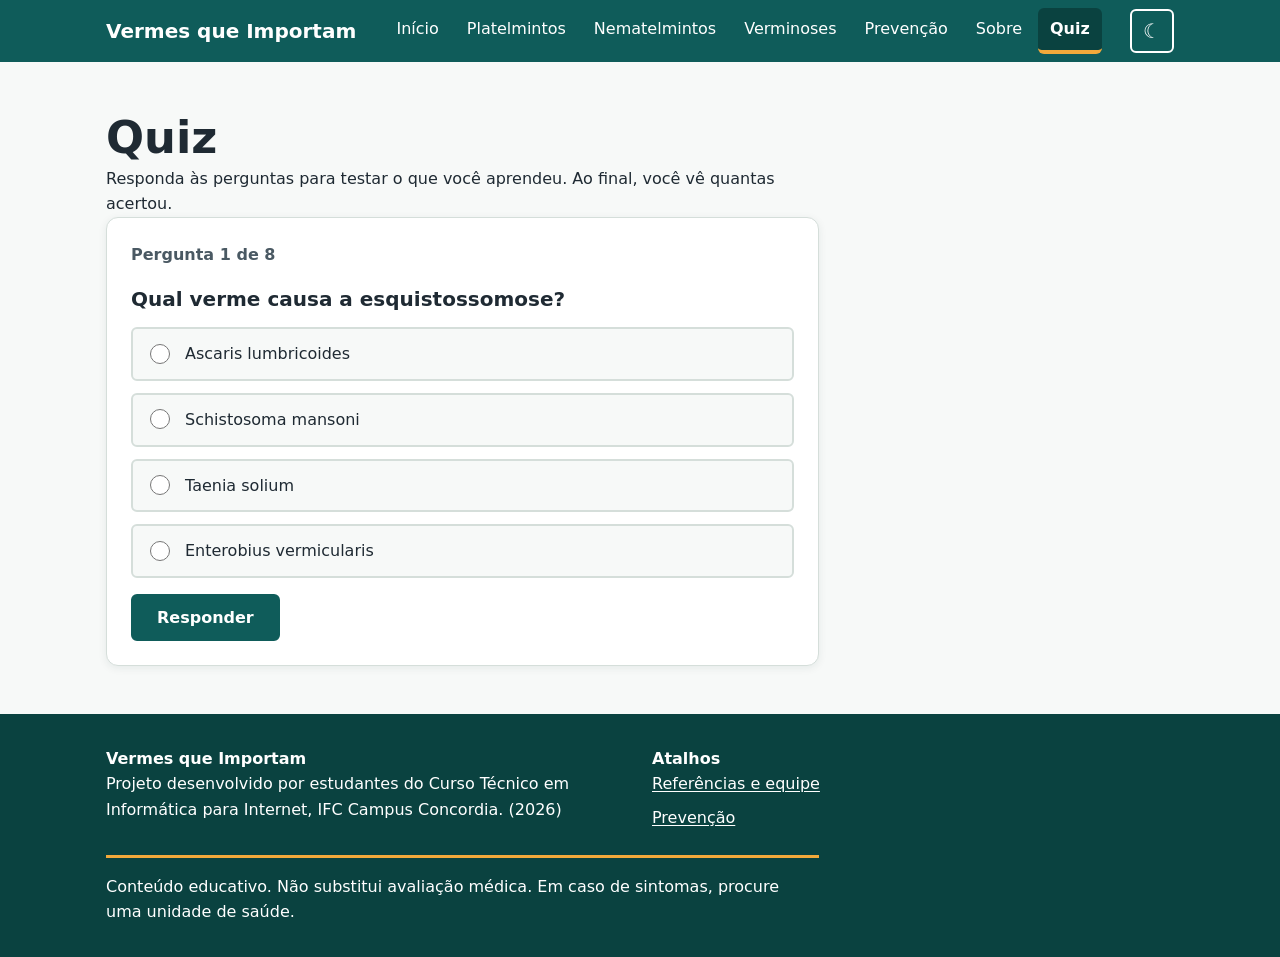
<file: quiz.html>
<!DOCTYPE html>
<html lang="pt-BR">
<head>
  <meta charset="utf-8">
  <meta name="viewport" content="width=device-width, initial-scale=1">
  <title>Quiz | Vermes que Importam</title>
  <meta name="description" content="Teste o que você aprendeu sobre vermes e verminoses.">
  <meta name="theme-color" content="#0F5C5A">
  <link rel="icon" href="assets/img/logo/favicon.svg" type="image/svg+xml">
  <!-- A_PREENCHER: trocar o ícone provisório pelo logo definitivo da equipe -->
  <link rel="stylesheet" href="assets/css/tokens.css">
  <link rel="stylesheet" href="assets/css/base.css">
  <link rel="stylesheet" href="assets/css/layout.css">
  <link rel="stylesheet" href="assets/css/components.css">
  <script src="assets/js/tema.js"></script>
</head>
<body>
  <a class="pular-conteudo" href="#conteudo">Pular para o conteúdo</a>

  <div id="cabecalho">
    <noscript>
      <nav aria-label="Principal">
        <ul>
          <li><a href="index.html">Início</a></li>
          <li><a href="platelmintos.html">Platelmintos</a></li>
          <li><a href="nematelmintos.html">Nematelmintos</a></li>
          <li><a href="verminoses.html">Verminoses</a></li>
          <li><a href="prevencao.html">Prevenção</a></li>
          <li><a href="sobre.html">Sobre</a></li>
          <li><a href="quiz.html">Quiz</a></li>
        </ul>
      </nav>
    </noscript>
  </div>

  <main id="conteudo" tabindex="-1">
    <noscript>
      <div class="estado-mensagem estado-mensagem--erro" role="alert">
        <p>Esta página precisa de JavaScript para mostrar o quiz.</p>
        <a class="botao" href="index.html">Voltar ao início</a>
      </div>
    </noscript>

    <section class="secao">
      <div class="container">
        <h1>Quiz</h1>
        <p>Responda às perguntas para testar o que você aprendeu. Ao final, você vê quantas acertou.</p>

        <p class="estado-mensagem" id="quiz-estado" role="status">Carregando...</p>
        <div id="quiz-area"></div>
      </div>
    </section>
  </main>

  <div id="rodape"></div>

  <script src="assets/js/utils.js" defer></script>
  <script src="assets/js/main.js" defer></script>
  <script src="assets/js/quiz.js" defer></script>
</body>
</html>
</file>
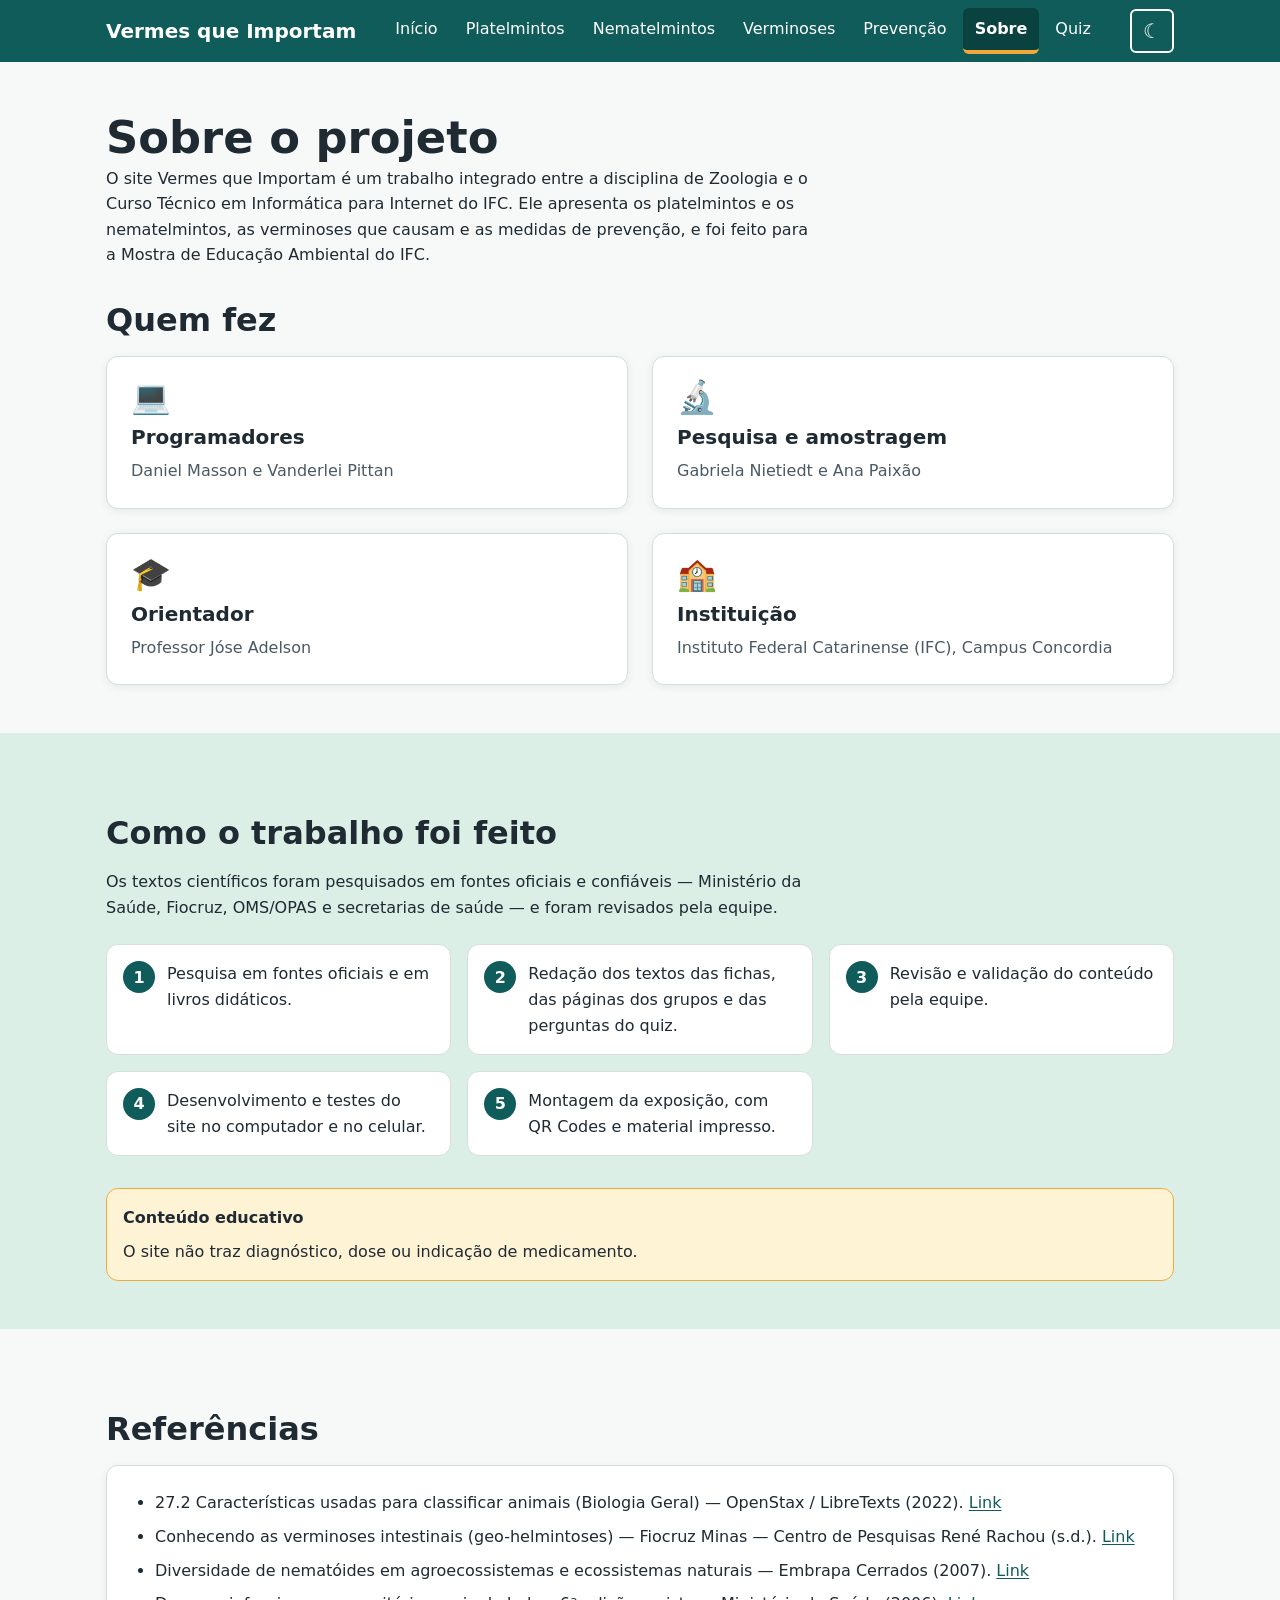
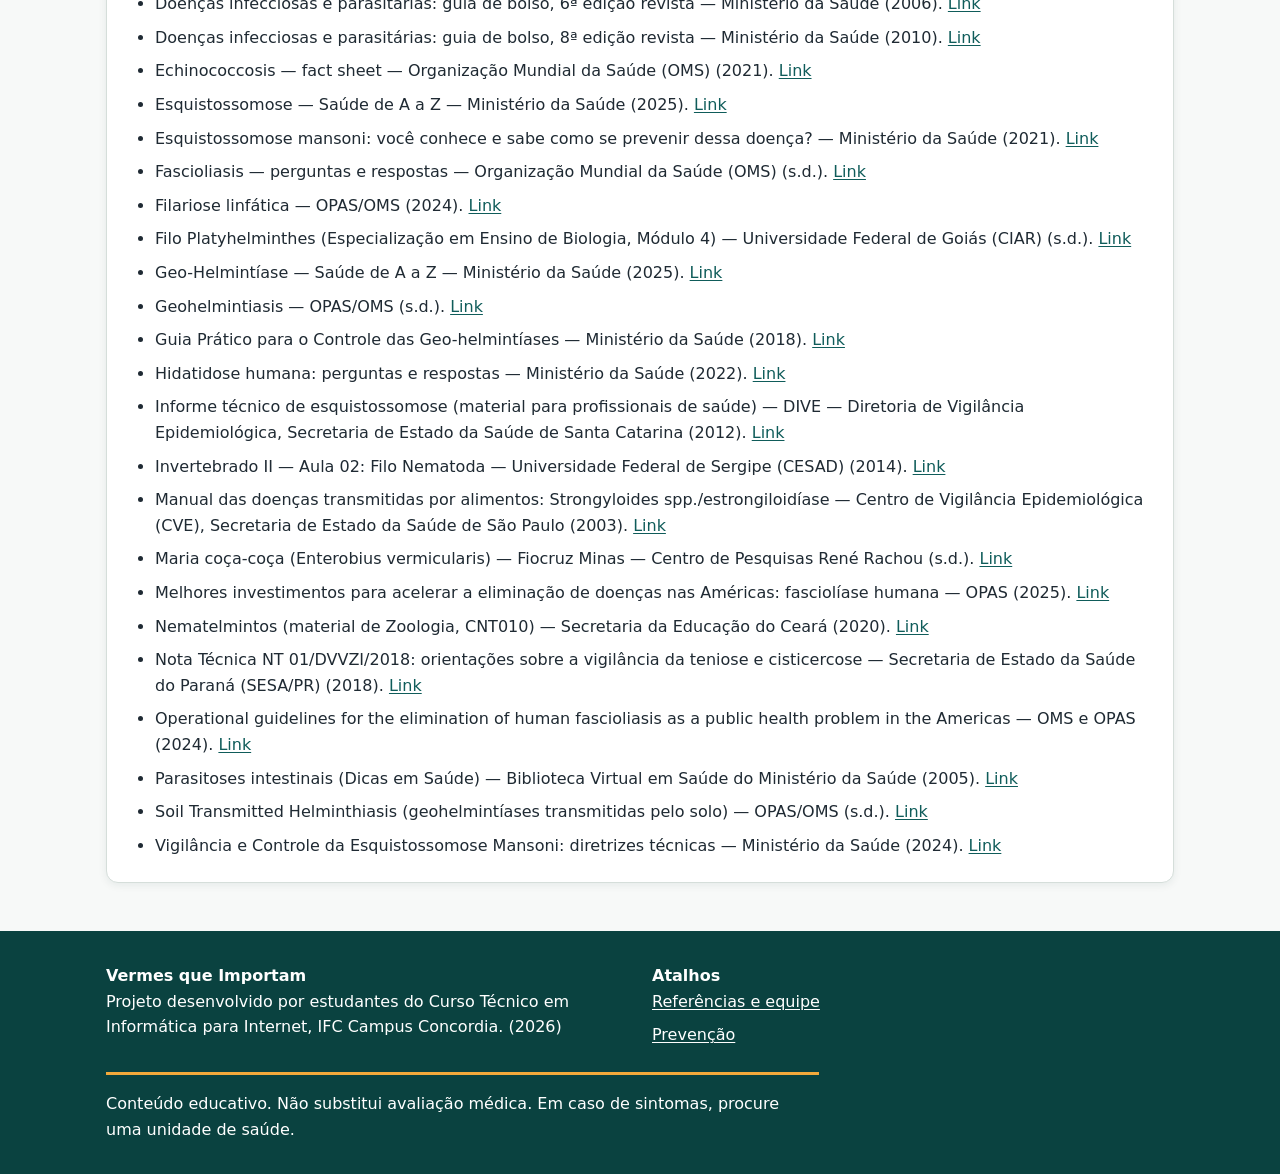
<file: sobre.html>
<!DOCTYPE html>
<html lang="pt-BR">
<head>
  <meta charset="utf-8">
  <meta name="viewport" content="width=device-width, initial-scale=1">
  <title>Sobre o projeto | Vermes que Importam</title>
  <meta name="description" content="Equipe, metodologia e referências do projeto Vermes que Importam.">
  <meta name="theme-color" content="#0F5C5A">
  <link rel="icon" href="assets/img/logo/favicon.svg" type="image/svg+xml">
  <!-- A_PREENCHER: trocar o ícone provisório pelo logo definitivo da equipe -->
  <link rel="stylesheet" href="assets/css/tokens.css">
  <link rel="stylesheet" href="assets/css/base.css">
  <link rel="stylesheet" href="assets/css/layout.css">
  <link rel="stylesheet" href="assets/css/components.css">
  <script src="assets/js/tema.js"></script>
</head>
<body>
  <a class="pular-conteudo" href="#conteudo">Pular para o conteúdo</a>

  <div id="cabecalho">
    <noscript>
      <nav aria-label="Principal">
        <ul>
          <li><a href="index.html">Início</a></li>
          <li><a href="platelmintos.html">Platelmintos</a></li>
          <li><a href="nematelmintos.html">Nematelmintos</a></li>
          <li><a href="verminoses.html">Verminoses</a></li>
          <li><a href="prevencao.html">Prevenção</a></li>
          <li><a href="sobre.html">Sobre</a></li>
          <li><a href="quiz.html">Quiz</a></li>
        </ul>
      </nav>
    </noscript>
  </div>

  <main id="conteudo" tabindex="-1">
    <noscript>
      <div class="estado-mensagem estado-mensagem--erro" role="alert">
        <p>Esta página precisa de JavaScript para mostrar a lista de referências.</p>
        <a class="botao" href="index.html">Voltar ao início</a>
      </div>
    </noscript>

    <section class="secao" aria-labelledby="titulo-equipe">
      <div class="container">
        <h1>Sobre o projeto</h1>
        <p>O site Vermes que Importam é um trabalho integrado entre a disciplina de Zoologia e o Curso Técnico em Informática para Internet do IFC. Ele apresenta os platelmintos e os nematelmintos, as verminoses que causam e as medidas de prevenção, e foi feito para a Mostra de Educação Ambiental do IFC.</p>

        <h2 id="titulo-equipe" class="secao__titulo">Quem fez</h2>
        <div class="grade">
          <article class="card card--info">
            <span class="card__icone" aria-hidden="true">💻</span>
            <h3 class="card__titulo">Programadores</h3>
            <p class="card__texto">Daniel Masson e Vanderlei Pittan</p>
          </article>
          <article class="card card--info">
            <span class="card__icone" aria-hidden="true">🔬</span>
            <h3 class="card__titulo">Pesquisa e amostragem</h3>
            <p class="card__texto">Gabriela Nietiedt e Ana Paixão</p>
          </article>
          <article class="card card--info">
            <span class="card__icone" aria-hidden="true">🎓</span>
            <h3 class="card__titulo">Orientador</h3>
            <p class="card__texto">Professor Jóse Adelson</p>
          </article>
          <article class="card card--info">
            <span class="card__icone" aria-hidden="true">🏫</span>
            <h3 class="card__titulo">Instituição</h3>
            <!-- A_PREENCHER (opcional): turma, se a equipe quiser informar -->
            <p class="card__texto">Instituto Federal Catarinense (IFC), Campus Concordia</p>
          </article>
        </div>
      </div>
    </section>

    <section class="secao secao--apoio" aria-labelledby="titulo-metodologia">
      <div class="container">
        <h2 id="titulo-metodologia" class="secao__titulo">Como o trabalho foi feito</h2>
        <p>Os textos científicos foram pesquisados em fontes oficiais e confiáveis — Ministério da Saúde, Fiocruz, OMS/OPAS e secretarias de saúde — e foram revisados pela equipe.</p>
        <!-- Etapas do trabalho: preenchidas pela equipe responsável pelo projeto. -->
        <ol class="etapas">
          <li>Pesquisa em fontes oficiais e em livros didáticos.</li>
          <li>Redação dos textos das fichas, das páginas dos grupos e das perguntas do quiz.</li>
          <li>Revisão e validação do conteúdo pela equipe.</li>
          <li>Desenvolvimento e testes do site no computador e no celular.</li>
          <li>Montagem da exposição, com QR Codes e material impresso.</li>
        </ol>
        <div class="destaque-curiosidade destaque-regional">
          <strong class="destaque-curiosidade__titulo">Conteúdo educativo</strong>
          <p>O site não traz diagnóstico, dose ou indicação de medicamento.</p>
        </div>
      </div>
    </section>

    <section class="secao" aria-labelledby="titulo-referencias">
      <div class="container">
        <h2 id="titulo-referencias" class="secao__titulo">Referências</h2>
        <div class="card">
          <p class="estado-mensagem" id="referencias-estado" role="status">Carregando...</p>
          <ul id="lista-referencias" class="ficha__lista"></ul>
        </div>
      </div>
    </section>

  </main>

  <div id="rodape"></div>

  <script src="assets/js/utils.js" defer></script>
  <script src="assets/js/main.js" defer></script>
  <script src="assets/js/sobre.js" defer></script>
</body>
</html>
</file>
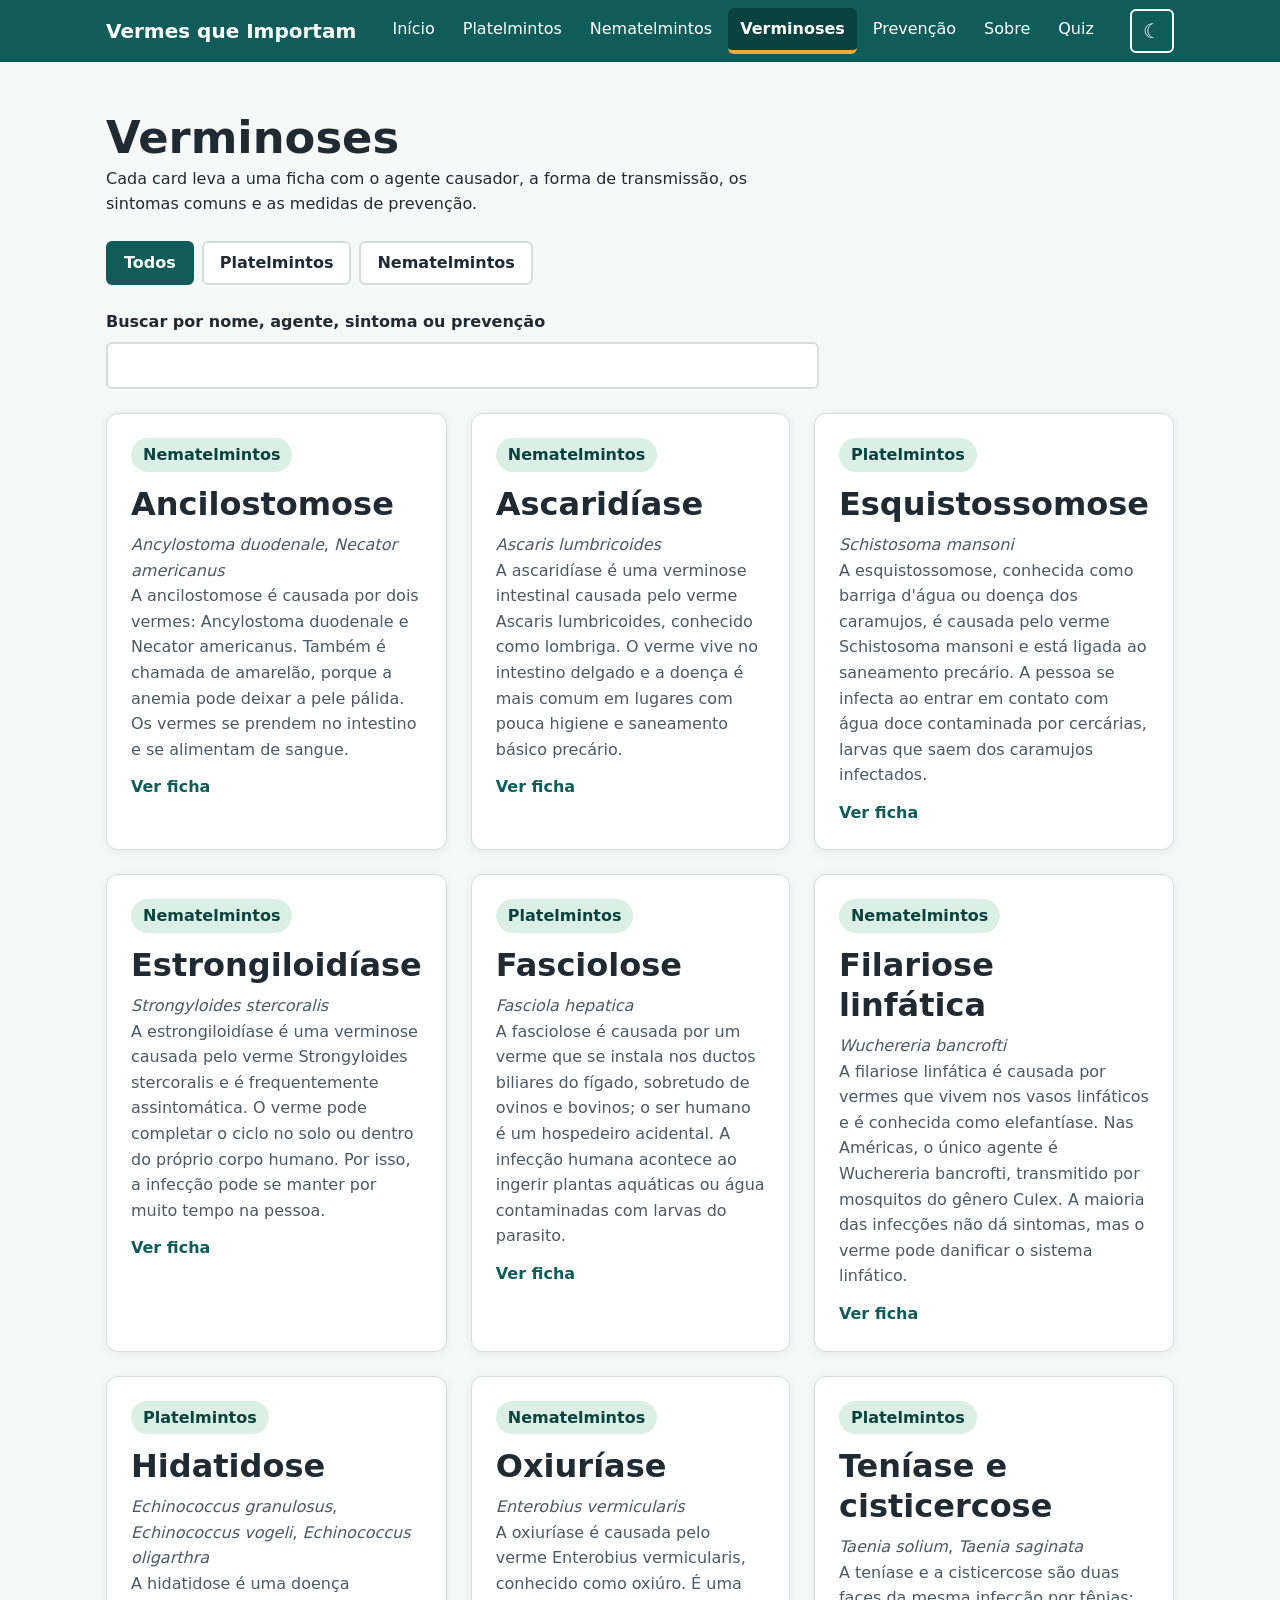
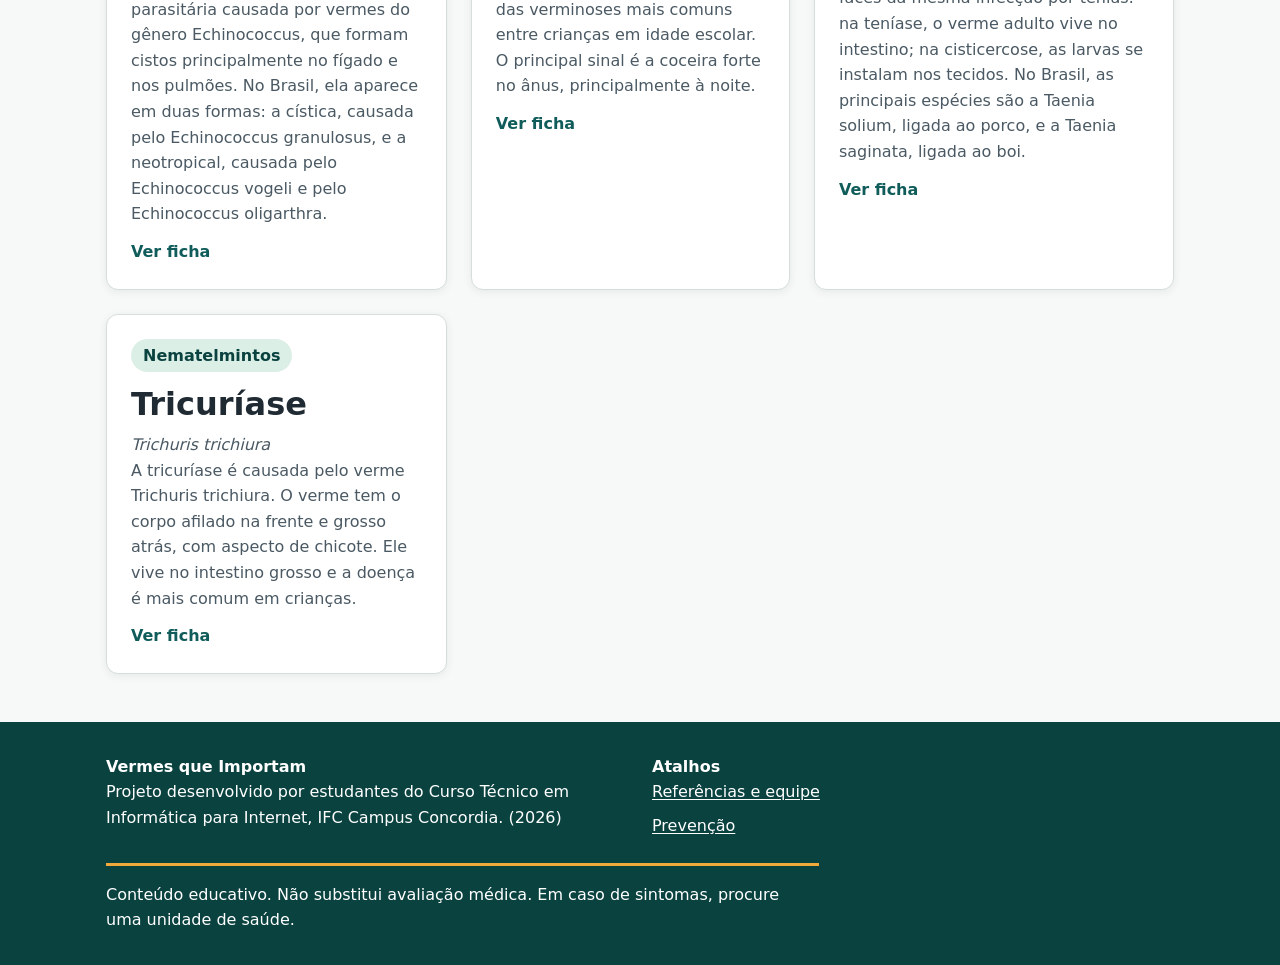
<file: verminoses.html>
<!DOCTYPE html>
<html lang="pt-BR">
<head>
  <meta charset="utf-8">
  <meta name="viewport" content="width=device-width, initial-scale=1">
  <title>Verminoses | Vermes que Importam</title>
  <meta name="description" content="Lista das verminoses abordadas no site, com agente causador, transmissão, sintomas e prevenção.">
  <meta name="theme-color" content="#0F5C5A">
  <link rel="icon" href="assets/img/logo/favicon.svg" type="image/svg+xml">
  <!-- A_PREENCHER: trocar o ícone provisório pelo logo definitivo da equipe -->
  <link rel="stylesheet" href="assets/css/tokens.css">
  <link rel="stylesheet" href="assets/css/base.css">
  <link rel="stylesheet" href="assets/css/layout.css">
  <link rel="stylesheet" href="assets/css/components.css">
  <script src="assets/js/tema.js"></script>
</head>
<body>
  <a class="pular-conteudo" href="#conteudo">Pular para o conteúdo</a>

  <div id="cabecalho">
    <noscript>
      <nav aria-label="Principal">
        <ul>
          <li><a href="index.html">Início</a></li>
          <li><a href="platelmintos.html">Platelmintos</a></li>
          <li><a href="nematelmintos.html">Nematelmintos</a></li>
          <li><a href="verminoses.html">Verminoses</a></li>
          <li><a href="prevencao.html">Prevenção</a></li>
          <li><a href="sobre.html">Sobre</a></li>
          <li><a href="quiz.html">Quiz</a></li>
        </ul>
      </nav>
    </noscript>
  </div>

  <main id="conteudo" tabindex="-1">
    <noscript>
      <div class="estado-mensagem estado-mensagem--erro" role="alert">
        <p>Esta página precisa de JavaScript para mostrar o conteúdo.</p>
        <a class="botao" href="index.html">Voltar ao início</a>
      </div>
    </noscript>

    <section class="secao">
      <div class="container">
        <h1>Verminoses</h1>
        <p>Cada card leva a uma ficha com o agente causador, a forma de transmissão, os sintomas comuns e as medidas de prevenção.</p>

        <div class="filtro" role="group" aria-label="Filtrar por grupo">
          <button type="button" class="filtro__botao" data-grupo="todos" aria-pressed="true">Todos</button>
          <button type="button" class="filtro__botao" data-grupo="platelmintos" aria-pressed="false">Platelmintos</button>
          <button type="button" class="filtro__botao" data-grupo="nematelmintos" aria-pressed="false">Nematelmintos</button>
        </div>

        <div class="campo">
          <label class="campo__rotulo" for="busca">Buscar por nome, agente, sintoma ou prevenção</label>
          <input class="campo__entrada" type="search" id="busca" name="busca" autocomplete="off" spellcheck="false">
        </div>

        <p id="resultado-filtro" class="sr-only" aria-live="polite"></p>
        <p class="estado-mensagem" id="lista-estado" role="status">Carregando...</p>
        <div id="lista-doencas" class="grade grade--3"></div>
      </div>
    </section>
  </main>

  <div id="rodape"></div>

  <script src="assets/js/utils.js" defer></script>
  <script src="assets/js/main.js" defer></script>
  <script src="assets/js/verminoses.js" defer></script>
</body>
</html>
</file>
<file: assets/css/tokens.css>
/* Tokens do design: única fonte de cores, tipografia, espaçamentos e formas. */
:root {
  color-scheme: light;

  /* Cores */
  --cor-primaria: #0F5C5A;
  --cor-primaria-escura: #0A4240;
  --cor-apoio: #DCEFE6;
  --cor-destaque: #F2A93B;
  --cor-destaque-fundo: #FFF3D6;
  --cor-alerta: #9B2C2C;
  --cor-alerta-fundo: #FDECEC;
  --cor-texto: #1F2A33;
  --cor-texto-suave: #4A5963;
  --cor-fundo: #F7F9F8;
  --cor-superficie: #FFFFFF;
  --cor-borda: #D5DEDA;
  --cor-foco: #1A73E8;
  --cor-texto-claro: #FFFFFF;
  --cor-fundo-modal: rgba(10, 30, 30, 0.75);
  /* Cores de texto e destaque sobre fundos claros ou escuros (mudam no tema escuro). */
  --cor-link: #0F5C5A;
  --cor-link-hover: #0A4240;
  --cor-marca-hover: #FFF3D6;

  /* Tipografia */
  --fonte-texto: system-ui, -apple-system, "Segoe UI", Roboto, Arial, sans-serif;
  --fonte-titulo: "Trebuchet MS", system-ui, sans-serif;
  --tamanho-base: 1rem;
  --altura-linha: 1.6;
  --tamanho-h1: clamp(1.9rem, 5vw, 2.8rem);
  --tamanho-h2: clamp(1.5rem, 3.5vw, 2rem);
  --tamanho-h3: 1.25rem;

  /* Espaçamentos (escala) */
  --esp-1: 0.25rem;
  --esp-2: 0.5rem;
  --esp-3: 0.75rem;
  --esp-4: 1rem;
  --esp-5: 1.5rem;
  --esp-6: 2rem;
  --esp-7: 3rem;
  --esp-8: 4.5rem;

  /* Forma e sombra */
  --raio: 12px;
  --raio-pequeno: 6px;
  --raio-pilula: 999px;
  --sombra-card: 0 2px 8px rgba(15, 50, 48, 0.08);
  --sombra-card-hover: 0 6px 16px rgba(15, 50, 48, 0.14);
  --transicao-rapida: 0.15s ease;
  --largura-max: 1100px;
  --largura-texto: 70ch;
}

/* Tema escuro: segue o sistema, a menos que a pessoa tenha escolhido o claro no botão do cabeçalho. */
@media (prefers-color-scheme: dark) {
  :root:not([data-tema="claro"]) {
    color-scheme: dark;
    --cor-primaria: #1C7C78;
    --cor-primaria-escura: #0C4A47;
    --cor-apoio: #1A302E;
    --cor-destaque: #F2A93B;
    --cor-destaque-fundo: #3B2F12;
    --cor-alerta: #F2A0A0;
    --cor-alerta-fundo: #3C1E1E;
    --cor-texto: #E8F0EE;
    --cor-texto-suave: #A7B6B3;
    --cor-fundo: #0E1616;
    --cor-superficie: #162222;
    --cor-borda: #334745;
    --cor-foco: #8AB4F8;
    --cor-texto-claro: #FFFFFF;
    --cor-fundo-modal: rgba(0, 0, 0, 0.8);
    --cor-link: #7FD6CF;
    --cor-link-hover: #B2EAE5;
    --cor-marca-hover: #FFF3D6;
    --sombra-card: 0 2px 8px rgba(0, 0, 0, 0.4);
    --sombra-card-hover: 0 6px 16px rgba(0, 0, 0, 0.55);
  }
}

/* Escolha manual pelo botão do cabeçalho (guardada no navegador). */
:root[data-tema="escuro"] {
  color-scheme: dark;
  --cor-primaria: #1C7C78;
  --cor-primaria-escura: #0C4A47;
  --cor-apoio: #1A302E;
  --cor-destaque: #F2A93B;
  --cor-destaque-fundo: #3B2F12;
  --cor-alerta: #F2A0A0;
  --cor-alerta-fundo: #3C1E1E;
  --cor-texto: #E8F0EE;
  --cor-texto-suave: #A7B6B3;
  --cor-fundo: #0E1616;
  --cor-superficie: #162222;
  --cor-borda: #334745;
  --cor-foco: #8AB4F8;
  --cor-texto-claro: #FFFFFF;
  --cor-fundo-modal: rgba(0, 0, 0, 0.8);
  --cor-link: #7FD6CF;
  --cor-link-hover: #B2EAE5;
  --cor-marca-hover: #FFF3D6;
  --sombra-card: 0 2px 8px rgba(0, 0, 0, 0.4);
  --sombra-card-hover: 0 6px 16px rgba(0, 0, 0, 0.55);
}

/* Impressão sempre em cores claras, mesmo com o tema escuro ativo (papel branco, tinta escura). */
@media print {
  :root,
  :root[data-tema="escuro"],
  :root:not([data-tema="claro"]) {
    color-scheme: light;
    --cor-primaria: #0F5C5A;
    --cor-primaria-escura: #0A4240;
    --cor-apoio: #DCEFE6;
    --cor-destaque-fundo: #FFF3D6;
    --cor-alerta: #9B2C2C;
    --cor-alerta-fundo: #FDECEC;
    --cor-texto: #1F2A33;
    --cor-texto-suave: #4A5963;
    --cor-fundo: #F7F9F8;
    --cor-superficie: #FFFFFF;
    --cor-borda: #D5DEDA;
    --cor-link: #0F5C5A;
    --cor-link-hover: #0A4240;
    --sombra-card: none;
    --sombra-card-hover: none;
  }
}
</file>
<file: assets/css/base.css>
/* Reset leve, tipografia base e utilitários de acessibilidade. */

*,
*::before,
*::after {
  box-sizing: border-box;
}

body,
h1,
h2,
h3,
h4,
h5,
h6,
p {
  margin: 0;
}

@media (prefers-reduced-motion: no-preference) {
  html {
    scroll-behavior: smooth;
  }
}

body {
  font-family: var(--fonte-texto);
  font-size: var(--tamanho-base);
  line-height: var(--altura-linha);
  color: var(--cor-texto);
  background-color: var(--cor-fundo);
}

h1,
h2,
h3,
h4,
h5,
h6 {
  font-family: var(--fonte-titulo);
  line-height: 1.25;
  color: var(--cor-texto);
}

h1 {
  font-size: var(--tamanho-h1);
}

h2 {
  font-size: var(--tamanho-h2);
}

h3 {
  font-size: var(--tamanho-h3);
}

p {
  max-width: var(--largura-texto);
}

a {
  color: var(--cor-link);
  text-decoration: underline;
  text-underline-offset: 0.15em;
}

a:hover {
  color: var(--cor-link-hover);
}

a:focus-visible,
button:focus-visible,
[tabindex]:focus-visible {
  outline: 3px solid var(--cor-foco);
  outline-offset: 2px;
}

img,
svg {
  max-width: 100%;
  height: auto;
  display: block;
}

ul,
ol {
  margin: 0;
  padding: 0;
}

.sr-only {
  position: absolute;
  width: 1px;
  height: 1px;
  padding: 0;
  margin: -1px;
  overflow: hidden;
  clip: rect(0 0 0 0);
  white-space: nowrap;
  border: 0;
}

.pular-conteudo {
  position: absolute;
  top: 0;
  left: 0;
  z-index: 100;
  padding: var(--esp-3) var(--esp-4);
  background-color: var(--cor-superficie);
  color: var(--cor-link);
  font-weight: bold;
  transform: translateY(-150%);
}

.pular-conteudo:focus {
  transform: translateY(0);
  outline: 3px solid var(--cor-foco);
  outline-offset: 2px;
}

main:focus {
  outline: none;
}

@media (prefers-reduced-motion: reduce) {
  *,
  *::before,
  *::after {
    animation-duration: 0.01ms !important;
    animation-iteration-count: 1 !important;
    transition-duration: 0.01ms !important;
    scroll-behavior: auto !important;
  }
}
</file>
<file: assets/css/layout.css>
/* Layout de página: container, seções, grades, cabeçalho, menu e rodapé. */

body {
  display: flex;
  flex-direction: column;
  min-height: 100vh;
}

main {
  flex: 1;
}

.container {
  width: 100%;
  max-width: var(--largura-max);
  margin-inline: auto;
  padding-inline: var(--esp-4);
}

.secao {
  padding-block: var(--esp-7);
}

.secao--apoio {
  background-color: var(--cor-apoio);
}

.grade {
  display: grid;
  grid-template-columns: 1fr;
  gap: var(--esp-5);
}

@media (min-width: 700px) {
  .grade {
    grid-template-columns: repeat(2, 1fr);
  }
}

@media (min-width: 1000px) {
  .grade--3 {
    grid-template-columns: repeat(3, 1fr);
  }
}

/* Cabeçalho */

.site-header {
  position: sticky;
  top: 0;
  z-index: 50;
  background-color: var(--cor-primaria);
  color: var(--cor-texto-claro);
}

.site-header__interno {
  display: flex;
  align-items: center;
  justify-content: space-between;
  flex-wrap: wrap;
  gap: var(--esp-2);
  padding-block: var(--esp-2);
}

.site-header__marca {
  color: var(--cor-texto-claro);
  font-family: var(--fonte-titulo);
  font-size: var(--tamanho-h3);
  font-weight: bold;
  text-decoration: none;
}

.site-header__marca:hover {
  color: var(--cor-marca-hover);
}

/* Ações do cabeçalho: botão de tema e botão do menu */

.site-header__acoes {
  display: flex;
  align-items: center;
  gap: var(--esp-2);
}

.tema-botao {
  display: inline-flex;
  align-items: center;
  justify-content: center;
  min-width: 44px;
  min-height: 44px;
  padding: var(--esp-2);
  font-size: var(--tamanho-h3);
  line-height: 1;
  color: var(--cor-texto-claro);
  background-color: transparent;
  border: 2px solid var(--cor-texto-claro);
  border-radius: var(--raio-pequeno);
  cursor: pointer;
}

.tema-botao[aria-pressed="true"] {
  background-color: var(--cor-primaria-escura);
}

/* Menu mobile */

.menu-botao {
  display: inline-flex;
  align-items: center;
  justify-content: center;
  min-width: 44px;
  min-height: 44px;
  padding: var(--esp-2);
  font-size: var(--tamanho-h3);
  line-height: 1;
  color: var(--cor-texto-claro);
  background-color: transparent;
  border: 2px solid var(--cor-texto-claro);
  border-radius: var(--raio-pequeno);
  cursor: pointer;
}

.site-header nav {
  display: none;
  flex-basis: 100%;
}

.site-header.menu-aberto nav {
  display: block;
}

.menu {
  list-style: none;
  display: flex;
  flex-direction: column;
  gap: var(--esp-1);
  padding-block: var(--esp-2) var(--esp-3);
}

.menu a {
  display: flex;
  align-items: center;
  min-height: 44px;
  padding: var(--esp-2) var(--esp-3);
  color: var(--cor-texto-claro);
  text-decoration: none;
  border-left: 4px solid transparent;
  border-radius: var(--raio-pequeno);
}

.menu a:hover {
  background-color: var(--cor-primaria-escura);
  color: var(--cor-texto-claro);
}

.menu a[aria-current="page"] {
  background-color: var(--cor-primaria-escura);
  border-left-color: var(--cor-destaque);
  font-weight: bold;
}

/* Menu desktop */

@media (min-width: 900px) {
  .menu-botao {
    display: none;
  }

  .site-header__acoes {
    order: 3;
  }

  .site-header nav {
    display: block;
    flex-basis: auto;
  }

  .menu {
    flex-direction: row;
    align-items: center;
    gap: var(--esp-1);
    padding-block: 0;
  }

  .menu a {
    border-left: none;
    border-bottom: 4px solid transparent;
    border-radius: var(--raio-pequeno);
  }

  .menu a[aria-current="page"] {
    border-left-color: transparent;
    border-bottom-color: var(--cor-destaque);
  }
}

/* Rodapé */

.site-footer {
  margin-top: auto;
  padding-block: var(--esp-6);
  background-color: var(--cor-primaria-escura);
  color: var(--cor-texto-claro);
}

.site-footer__grade {
  display: grid;
  grid-template-columns: 1fr;
  gap: var(--esp-5);
}

@media (min-width: 700px) {
  .site-footer__grade {
    grid-template-columns: 1fr 1fr;
  }
}

.site-footer a {
  color: var(--cor-texto-claro);
}

.site-footer__lista {
  list-style: none;
  display: flex;
  flex-direction: column;
  gap: var(--esp-2);
}

.site-footer__aviso {
  margin-top: var(--esp-5);
  padding-top: var(--esp-4);
  border-top: 3px solid var(--cor-destaque);
  max-width: var(--largura-texto);
}

/* Foco visível sobre fundos escuros: o azul padrão tem pouco contraste com o verde. */

.site-header a:focus-visible,
.site-header button:focus-visible,
.site-footer a:focus-visible {
  outline-color: var(--cor-texto-claro);
}
</file>
<file: assets/css/components.css>
/* Componentes reutilizáveis. */

.botao {
  display: inline-flex;
  align-items: center;
  justify-content: center;
  min-height: 44px;
  padding: var(--esp-3) var(--esp-5);
  font-family: var(--fonte-texto);
  font-size: var(--tamanho-base);
  font-weight: bold;
  text-align: center;
  text-decoration: none;
  color: var(--cor-texto-claro);
  background-color: var(--cor-primaria);
  border: 2px solid var(--cor-primaria);
  border-radius: var(--raio-pequeno);
  cursor: pointer;
  transition: background-color var(--transicao-rapida);
}

.botao:hover {
  color: var(--cor-texto-claro);
  background-color: var(--cor-primaria-escura);
  border-color: var(--cor-primaria-escura);
}

.botao--secundario {
  color: var(--cor-link);
  background-color: transparent;
}

.botao--secundario:hover {
  color: var(--cor-texto-claro);
  background-color: var(--cor-primaria);
}

.card {
  display: block;
  padding: var(--esp-5);
  background-color: var(--cor-superficie);
  border: 1px solid var(--cor-borda);
  border-radius: var(--raio);
  box-shadow: var(--sombra-card);
  color: var(--cor-texto);
  text-decoration: none;
  transition: box-shadow var(--transicao-rapida), transform var(--transicao-rapida);
}

a.card:hover {
  color: var(--cor-texto);
  transform: translateY(-2px);
  box-shadow: var(--sombra-card-hover);
}

.card__titulo {
  margin-bottom: var(--esp-2);
}

.card__texto {
  color: var(--cor-texto-suave);
}

.etiqueta {
  display: inline-block;
  margin-bottom: var(--esp-3);
  padding: var(--esp-1) var(--esp-3);
  font-size: var(--tamanho-base);
  font-weight: bold;
  color: var(--cor-link-hover);
  background-color: var(--cor-apoio);
  border-radius: var(--raio-pilula);
}

.alerta-saude {
  padding: var(--esp-4);
  background-color: var(--cor-alerta-fundo);
  border-left: 4px solid var(--cor-alerta);
  border-radius: var(--raio-pequeno);
  color: var(--cor-texto);
}

.alerta-saude__icone {
  margin-right: var(--esp-2);
}

.destaque-curiosidade {
  padding: var(--esp-4);
  background-color: var(--cor-destaque-fundo);
  border: 1px solid var(--cor-destaque);
  border-radius: var(--raio);
}

.destaque-curiosidade__titulo {
  display: block;
  margin-bottom: var(--esp-2);
  color: var(--cor-texto);
}

.fonte-nota {
  margin-top: var(--esp-3);
  font-size: 0.875rem;
  color: var(--cor-texto-suave);
}

.hero {
  padding-block: var(--esp-8);
  background: linear-gradient(180deg, var(--cor-apoio), var(--cor-fundo));
}

.hero__conteudo {
  max-width: var(--largura-texto);
}

.hero__titulo {
  margin-bottom: var(--esp-4);
}

.hero__subtitulo {
  margin-bottom: var(--esp-5);
  font-size: var(--tamanho-h3);
  color: var(--cor-texto-suave);
}

.hero__acoes {
  display: flex;
  flex-wrap: wrap;
  gap: var(--esp-3);
}

.em-construcao {
  max-width: var(--largura-texto);
  margin-inline: auto;
  padding-block: var(--esp-8);
  text-align: center;
}

.em-construcao p {
  margin-block: var(--esp-4);
  color: var(--cor-texto-suave);
}

/* Card como link inteiro */

.card--link {
  height: 100%;
}

a.card--link:hover,
a.card--link:focus-visible {
  border-color: var(--cor-primaria);
}

.card__acao {
  display: inline-block;
  margin-top: var(--esp-3);
  color: var(--cor-link);
  font-weight: bold;
}

.etiqueta--rascunho {
  color: var(--cor-texto);
  background-color: var(--cor-destaque-fundo);
  border: 1px solid var(--cor-destaque);
}

/* Filtro por grupo */

.filtro {
  display: flex;
  flex-wrap: wrap;
  gap: var(--esp-2);
  margin-block: var(--esp-5);
}

.filtro__botao {
  min-width: 44px;
  min-height: 44px;
  padding: var(--esp-2) var(--esp-4);
  font-family: var(--fonte-texto);
  font-size: var(--tamanho-base);
  font-weight: bold;
  color: var(--cor-texto);
  background-color: var(--cor-superficie);
  border: 2px solid var(--cor-borda);
  border-radius: var(--raio-pequeno);
  cursor: pointer;
  transition: border-color var(--transicao-rapida), background-color var(--transicao-rapida);
}

.filtro__botao:hover {
  border-color: var(--cor-primaria);
}

.filtro__botao[aria-pressed="true"] {
  color: var(--cor-texto-claro);
  background-color: var(--cor-primaria);
  border-color: var(--cor-primaria);
}

/* Ficha individual */

.ficha {
  display: flex;
  flex-direction: column;
  gap: var(--esp-6);
  max-width: var(--largura-texto);
}

.ficha__cabecalho .ficha__agentes {
  margin-top: var(--esp-2);
  font-size: var(--tamanho-h3);
}

.ficha__etiquetas {
  display: flex;
  flex-wrap: wrap;
  gap: var(--esp-2);
  margin-top: var(--esp-3);
}

.ficha__lista,
.lista-topicos {
  padding-left: var(--esp-5);
  display: flex;
  flex-direction: column;
  gap: var(--esp-2);
}

.quadro-rapido,
.glossario {
  display: grid;
  grid-template-columns: 1fr;
  gap: var(--esp-2) var(--esp-4);
  margin: 0;
}

@media (min-width: 700px) {
  .quadro-rapido,
  .glossario {
    grid-template-columns: max-content 1fr;
  }
}

.quadro-rapido dt,
.glossario dt {
  font-weight: bold;
}

.quadro-rapido dd,
.glossario dd {
  margin: 0;
}

/* Tabelas */

.tabela-wrapper {
  overflow-x: auto;
}

.tabela {
  width: 100%;
  border-collapse: collapse;
  background-color: var(--cor-superficie);
}

.tabela caption {
  text-align: left;
  margin-bottom: var(--esp-3);
  color: var(--cor-texto-suave);
}

.tabela th,
.tabela td {
  padding: var(--esp-3);
  text-align: left;
  vertical-align: top;
  border: 1px solid var(--cor-borda);
}

.tabela thead th {
  color: var(--cor-texto);
  background-color: var(--cor-apoio);
}

/* Esquemas do corpo (SVG inline) */

.esquema-corpo {
  display: block;
  width: 100%;
  max-width: var(--largura-texto);
  margin-block: var(--esp-4);
}

.esquema-corpo .forma {
  fill: var(--cor-apoio);
  stroke: var(--cor-primaria);
  stroke-width: 2;
}

.esquema-corpo .forma-interna {
  fill: var(--cor-superficie);
  stroke: var(--cor-primaria);
  stroke-width: 2;
}

.esquema-corpo .eixo {
  fill: none;
  stroke: var(--cor-destaque);
  stroke-width: 2;
  stroke-dasharray: 6 4;
}

.esquema-corpo .guia {
  fill: none;
  stroke: var(--cor-texto-suave);
  stroke-width: 1;
}

.esquema-corpo text {
  fill: var(--cor-texto);
  font-family: var(--fonte-texto);
  font-size: var(--tamanho-base);
}

.passos {
  padding-left: var(--esp-5);
  display: flex;
  flex-direction: column;
  gap: var(--esp-3);
}

.passos li::marker {
  color: var(--cor-link);
  font-weight: bold;
}

.espaco-esquema {
  display: flex;
  align-items: center;
  justify-content: center;
  aspect-ratio: 16 / 9;
  max-width: var(--largura-texto);
  padding: var(--esp-4);
  text-align: center;
  color: var(--cor-texto-suave);
  background-color: var(--cor-fundo);
  border: 2px dashed var(--cor-borda);
  border-radius: var(--raio);
}

.pendente {
  display: inline-block;
  padding: var(--esp-2) var(--esp-3);
  font-weight: bold;
  color: var(--cor-texto);
  background-color: var(--cor-destaque-fundo);
  border: 1px dashed var(--cor-destaque);
  border-radius: var(--raio-pequeno);
}

.aviso-rascunho {
  margin-top: var(--esp-4);
  padding: var(--esp-4);
  color: var(--cor-texto);
  background-color: var(--cor-destaque-fundo);
  border-left: 4px solid var(--cor-destaque);
  border-radius: var(--raio-pequeno);
}

.aviso-rascunho__icone {
  margin-right: var(--esp-2);
}

.ficha-nav {
  display: grid;
  grid-template-columns: 1fr;
  gap: var(--esp-4);
}

@media (min-width: 700px) {
  .ficha-nav {
    grid-template-columns: 1fr 1fr;
  }
}

.ficha-nav__link {
  display: flex;
  flex-direction: column;
  gap: var(--esp-1);
  min-height: 44px;
  padding: var(--esp-4);
  color: var(--cor-texto);
  text-decoration: none;
  background-color: var(--cor-superficie);
  border: 1px solid var(--cor-borda);
  border-radius: var(--raio);
  transition: border-color var(--transicao-rapida), box-shadow var(--transicao-rapida);
}

.ficha-nav__link:hover {
  color: var(--cor-texto);
  border-color: var(--cor-primaria);
  box-shadow: var(--sombra-card);
}

.ficha-nav__rotulo {
  color: var(--cor-link);
  font-weight: bold;
}

/* Estados de carregamento e erro */

.estado-mensagem {
  max-width: var(--largura-texto);
  margin-inline: auto;
  padding: var(--esp-5);
  text-align: center;
  color: var(--cor-texto-suave);
  background-color: var(--cor-superficie);
  border: 1px solid var(--cor-borda);
  border-radius: var(--raio);
}

.estado-mensagem--erro {
  color: var(--cor-texto);
  border-left: 4px solid var(--cor-alerta);
}

.estado-mensagem p {
  margin-inline: auto;
  margin-bottom: var(--esp-4);
}

/* Campo de formulário */

.campo {
  display: flex;
  flex-direction: column;
  gap: var(--esp-2);
  max-width: var(--largura-texto);
}

.campo__rotulo {
  font-weight: bold;
}

.campo__entrada {
  width: 100%;
  min-height: 44px;
  padding: var(--esp-3);
  font-family: var(--fonte-texto);
  font-size: var(--tamanho-base);
  color: var(--cor-texto);
  background-color: var(--cor-superficie);
  border: 2px solid var(--cor-borda);
  border-radius: var(--raio-pequeno);
}

.campo__entrada:focus-visible {
  outline: 3px solid var(--cor-foco);
  outline-offset: 2px;
}

.campo__ajuda {
  color: var(--cor-texto-suave);
}

/* Busca na lista de verminoses: afasta o campo dos botões de filtro e da lista. */

.filtro + .campo {
  margin-block: var(--esp-4) var(--esp-5);
}

/* Quiz */

.quiz__cartao {
  display: flex;
  flex-direction: column;
  gap: var(--esp-4);
  max-width: var(--largura-texto);
  padding: var(--esp-5);
  background-color: var(--cor-superficie);
  border: 1px solid var(--cor-borda);
  border-radius: var(--raio);
  box-shadow: var(--sombra-card);
}

.quiz__progresso {
  color: var(--cor-texto-suave);
  font-weight: bold;
}

.quiz__grupo {
  display: flex;
  flex-direction: column;
  gap: var(--esp-3);
  min-width: 0;
  margin: 0;
  padding: 0;
  border: 0;
}

.quiz__pergunta {
  margin-bottom: var(--esp-3);
  padding: 0;
  font-family: var(--fonte-titulo);
  font-size: var(--tamanho-h3);
  font-weight: bold;
}

.quiz__opcao {
  display: flex;
  align-items: flex-start;
  gap: var(--esp-3);
  min-height: 44px;
  padding: var(--esp-3);
  background-color: var(--cor-fundo);
  border: 2px solid var(--cor-borda);
  border-radius: var(--raio-pequeno);
  cursor: pointer;
}

.quiz__opcao input {
  flex-shrink: 0;
  width: 1.25rem;
  height: 1.25rem;
  margin-top: 0.15rem;
  accent-color: var(--cor-primaria);
}

.quiz__opcao:focus-within {
  outline: 3px solid var(--cor-foco);
  outline-offset: 2px;
}

.quiz__opcao--certa {
  border-color: var(--cor-primaria);
  background-color: var(--cor-apoio);
}

.quiz__opcao--errada {
  border-color: var(--cor-alerta);
  background-color: var(--cor-alerta-fundo);
}

.quiz__feedback:empty {
  display: none;
}

.quiz__feedback {
  padding: var(--esp-3) var(--esp-4);
  background-color: var(--cor-superficie);
  border: 1px solid var(--cor-borda);
  border-left: 4px solid var(--cor-borda);
  border-radius: var(--raio-pequeno);
}

.quiz__feedback--certo {
  border-left-color: var(--cor-primaria);
}

.quiz__feedback--errado {
  border-left-color: var(--cor-alerta);
}

.quiz__feedback--aviso {
  background-color: var(--cor-destaque-fundo);
  border-left-color: var(--cor-destaque);
}

.quiz__placar {
  font-size: var(--tamanho-h3);
  font-weight: bold;
}

/* QR Codes (página de apoio da Mostra) */

.qr-config {
  display: flex;
  flex-direction: column;
  gap: var(--esp-4);
  margin-block: var(--esp-5);
}

.qr-acoes {
  display: flex;
  flex-wrap: wrap;
  gap: var(--esp-3);
}

.qr-lista {
  display: grid;
  grid-template-columns: 1fr;
  gap: var(--esp-5);
}

@media (min-width: 700px) {
  .qr-lista {
    grid-template-columns: repeat(2, 1fr);
  }
}

@media (min-width: 1000px) {
  .qr-lista {
    grid-template-columns: repeat(3, 1fr);
  }
}

.qr-card {
  display: flex;
  flex-direction: column;
  align-items: center;
  gap: var(--esp-3);
  padding: var(--esp-5);
  text-align: center;
  background-color: var(--cor-superficie);
  border: 1px solid var(--cor-borda);
  border-radius: var(--raio);
  box-shadow: var(--sombra-card);
}

.qr-card__canvas {
  width: 100%;
  max-width: 240px;
  height: auto;
  image-rendering: pixelated;
}

.qr-card__url {
  max-width: 100%;
  font-size: 0.875rem;
  color: var(--cor-texto-suave);
  overflow-wrap: anywhere;
}

/* Impressão: só os cartões, um QR por cartão com o nome embaixo. Fica no fim do arquivo
   para vencer, em ordem, as regras de tela de mesma especificidade. */

@media print {
  .pular-conteudo,
  .site-header,
  .site-footer,
  .nao-imprimir {
    display: none;
  }

  .secao {
    padding-block: 0;
  }

  .qr-lista {
    grid-template-columns: repeat(2, 1fr);
    gap: 1cm;
  }

  .qr-card {
    break-inside: avoid;
    page-break-inside: avoid;
    box-shadow: none;
    border: 1px solid var(--cor-texto);
  }

  .qr-card__canvas {
    width: 6cm;
    max-width: none;
  }

  .qr-card__nome {
    font-size: 1.25rem;
  }
}

/* Páginas informativas: títulos de seção, cards de informação, lista de ações e etapas */

.secao__titulo {
  margin-block: var(--esp-6) var(--esp-4);
}

.card--info {
  height: 100%;
}

.card__icone {
  display: block;
  margin-bottom: var(--esp-3);
  font-size: 2rem;
  line-height: 1;
}

.card--info .lista-topicos {
  color: var(--cor-texto-suave);
}

.destaque-regional {
  margin-top: var(--esp-6);
}

.destaque-regional p {
  max-width: var(--largura-texto);
}

.checklist {
  list-style: none;
  display: grid;
  grid-template-columns: 1fr;
  gap: var(--esp-3);
}

.checklist li {
  display: flex;
  align-items: flex-start;
  gap: var(--esp-3);
  padding: var(--esp-4);
  background-color: var(--cor-superficie);
  border: 1px solid var(--cor-borda);
  border-radius: var(--raio);
}

.checklist li::before {
  content: "✓" / "";
  flex: none;
  font-weight: bold;
  color: var(--cor-primaria);
}

.etapas {
  list-style: none;
  counter-reset: etapa;
  display: grid;
  grid-template-columns: 1fr;
  gap: var(--esp-4);
  margin-block: var(--esp-5);
}

.etapas li {
  counter-increment: etapa;
  display: flex;
  align-items: flex-start;
  gap: var(--esp-3);
  padding: var(--esp-4);
  background-color: var(--cor-superficie);
  border: 1px solid var(--cor-borda);
  border-radius: var(--raio);
}

.etapas li::before {
  content: counter(etapa);
  flex: none;
  display: inline-flex;
  align-items: center;
  justify-content: center;
  width: 2rem;
  height: 2rem;
  font-weight: bold;
  color: var(--cor-texto-claro);
  background-color: var(--cor-primaria);
  border-radius: var(--raio-pilula);
}

@media (min-width: 700px) {
  .checklist,
  .etapas {
    grid-template-columns: repeat(2, 1fr);
  }
}

@media (min-width: 1000px) {
  .etapas {
    grid-template-columns: repeat(3, 1fr);
  }
}
</file>
